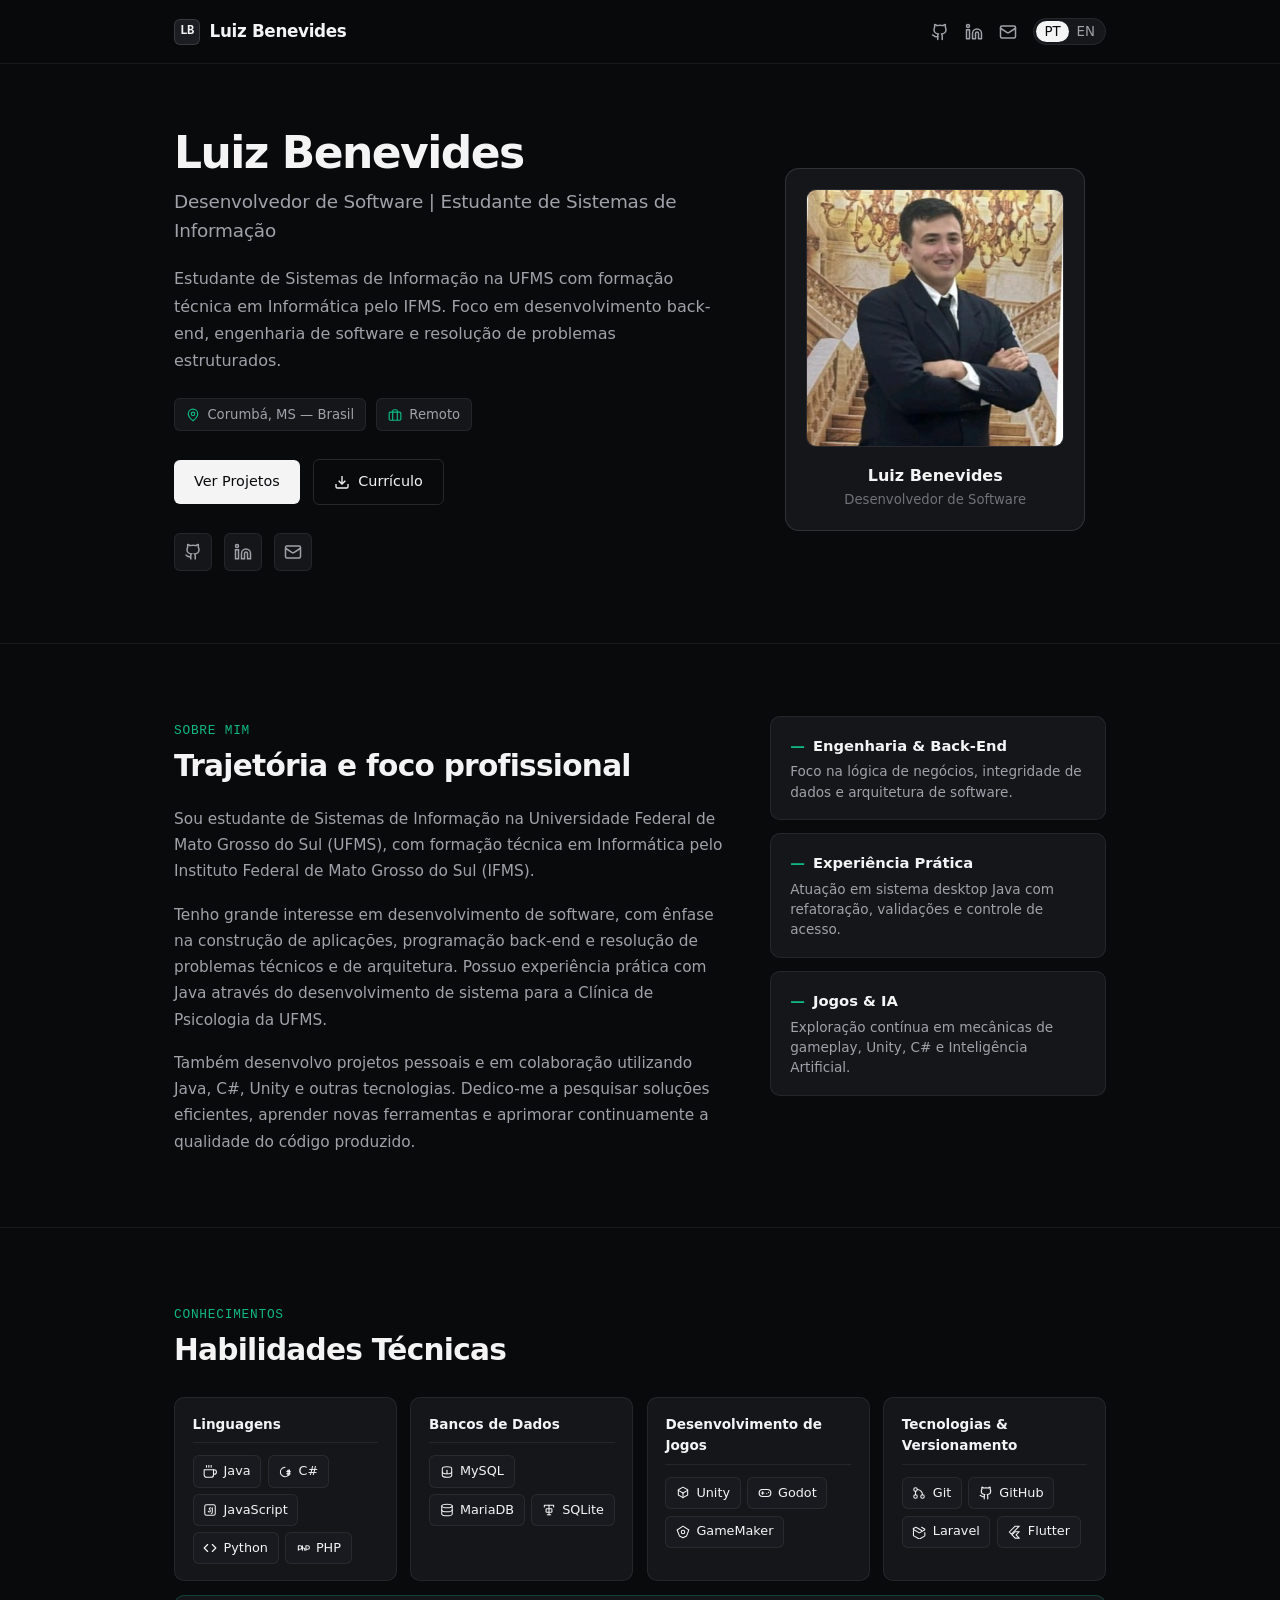
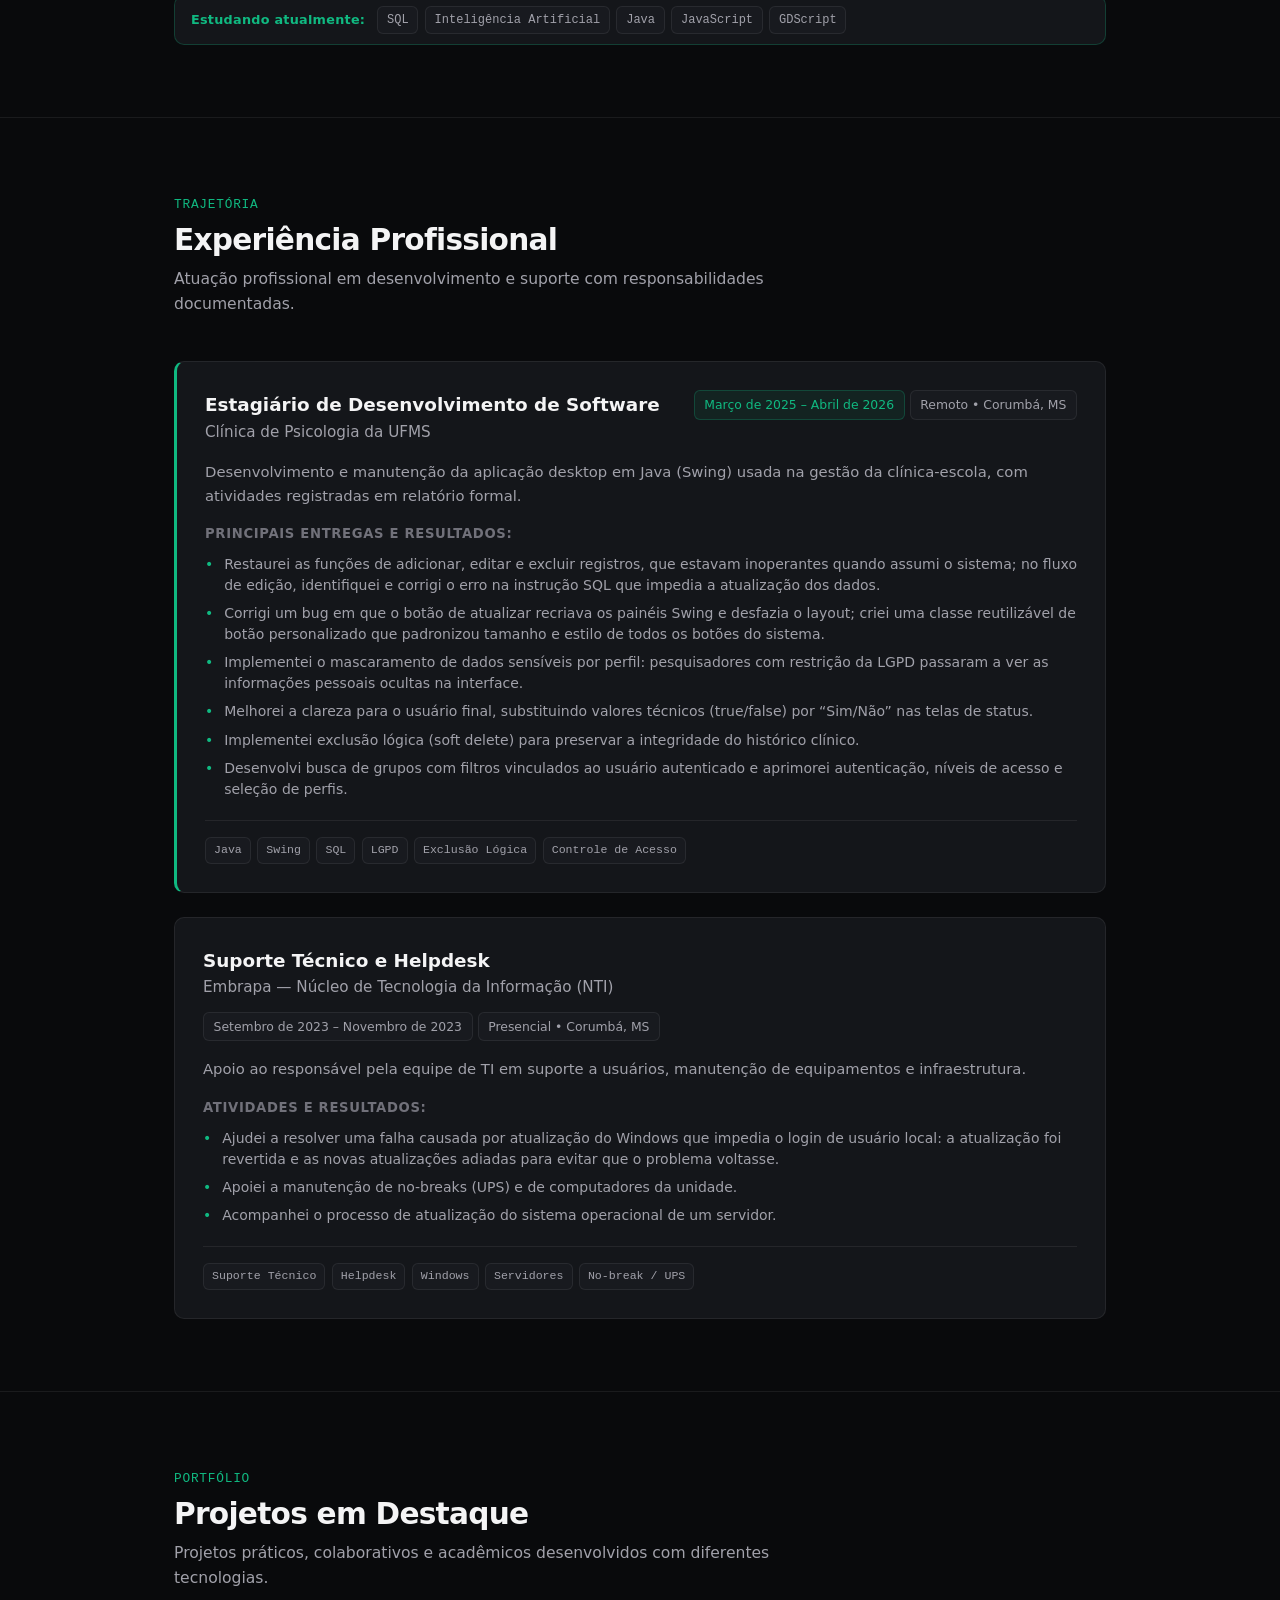
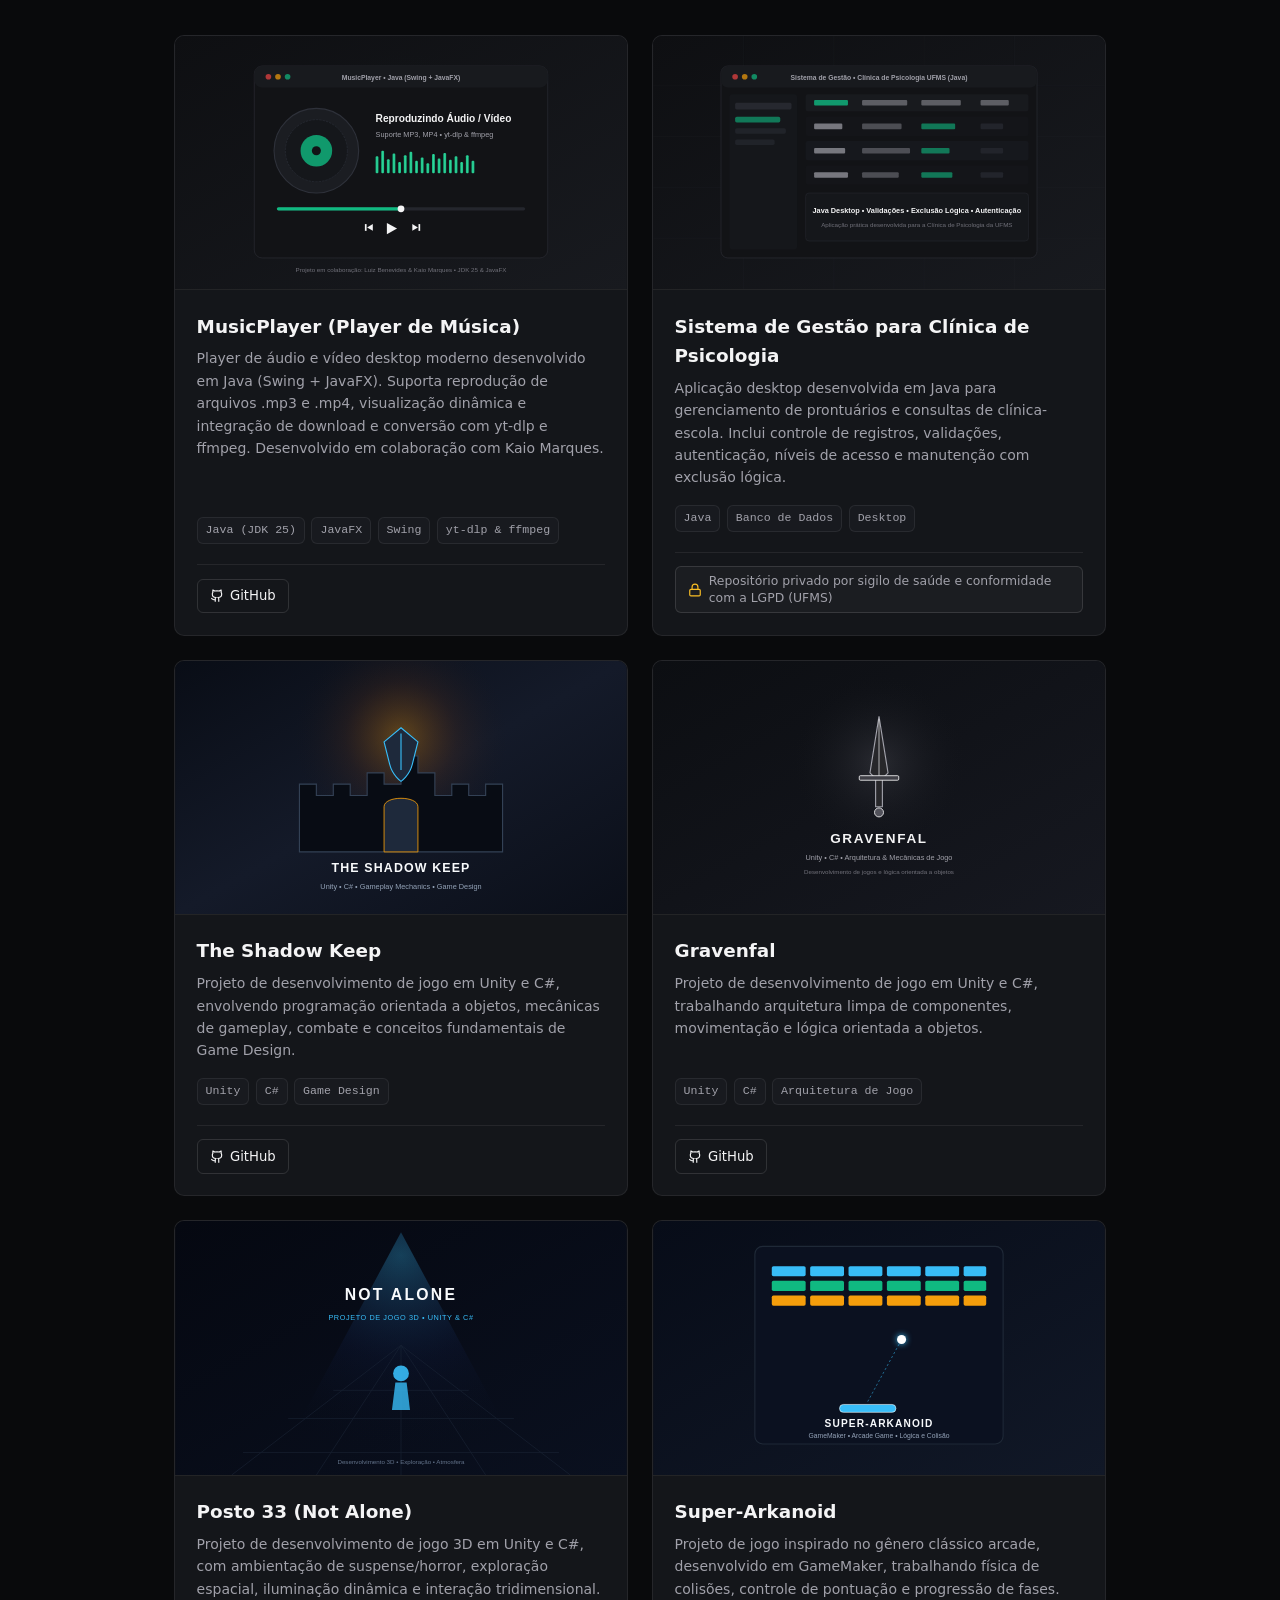
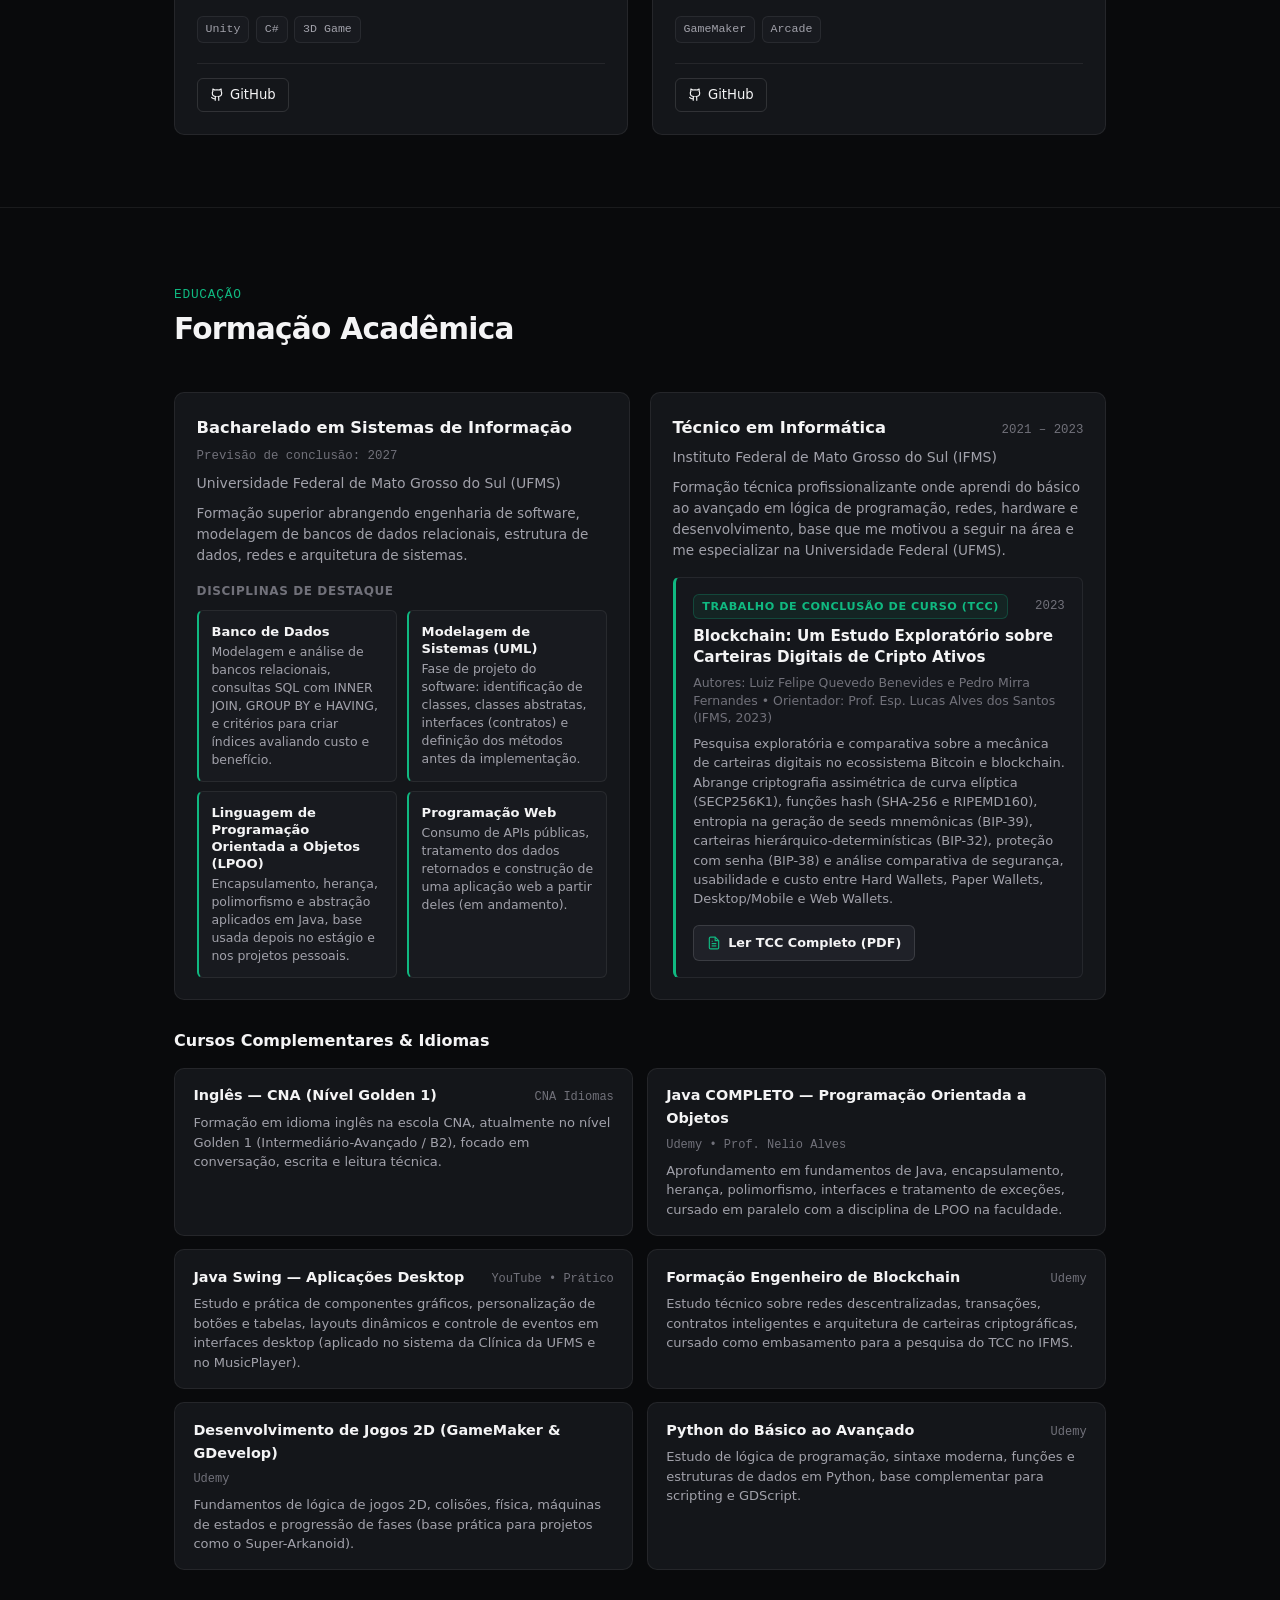
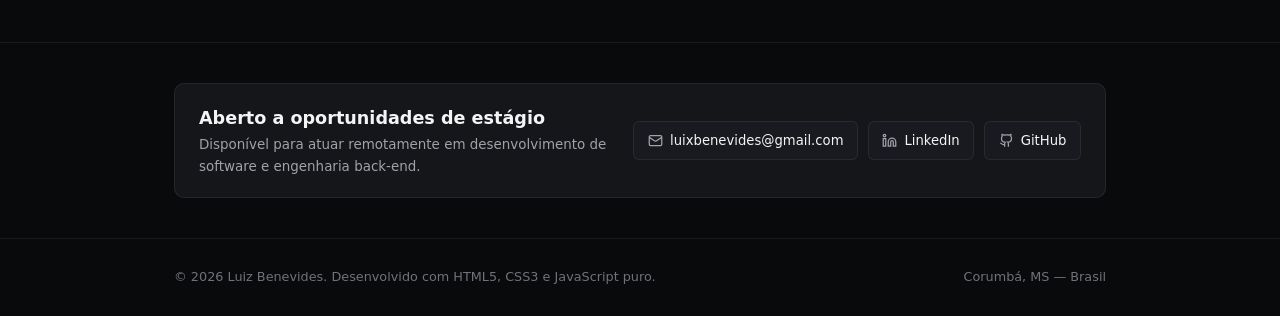
<file: index.html>
<!DOCTYPE html>
<html lang="pt-BR">
<head>
  <meta charset="UTF-8">
  <meta name="viewport" content="width=device-width, initial-scale=1.0">
  <meta name="color-scheme" content="dark">
  
  <title>Luiz Benevides | Desenvolvedor de Software | Sistemas de Informação</title>
  
  <!-- SEO & Metadados -->
  <meta name="description" content="Portfólio profissional de Luiz Benevides. Desenvolvedor de Software com preferência em Back-End e Engenharia de Software. Estudante de Sistemas de Informação (UFMS).">
  <meta name="author" content="Luiz Benevides">
  <meta name="robots" content="index, follow">
  <link rel="canonical" href="https://benevidesluiz.github.io/">

  <!-- Open Graph -->
  <meta property="og:type" content="website">
  <meta property="og:url" content="https://benevidesluiz.github.io/">
  <meta property="og:title" content="Luiz Benevides | Desenvolvedor de Software">
  <meta property="og:description" content="Portfólio profissional de Luiz Benevides. Projetos práticos em Java, Unity, C#, bancos de dados e desenvolvimento de software.">
  <meta property="og:image" content="https://benevidesluiz.github.io/assets/images/luiz-benevides.jpg">
  <meta property="og:locale" content="pt_BR">
  <meta property="og:locale:alternate" content="en_US">

  <!-- Favicon SVG -->
  <link rel="icon" type="image/svg+xml" href="assets/icons/favicon.svg">

  <!-- Estilos CSS -->
  <link rel="stylesheet" href="css/style.css?v=2">
</head>
<body>
  <!-- Link acessível para navegação por teclado -->
  <a href="#main-content" class="skip-link" data-i18n="skipLink">Pular para o conteúdo principal</a>

  <!-- =========================================================================
       Cabeçalho Minimalista
       ========================================================================= -->
  <header class="site-header">
    <div class="container nav-container">
      <a href="#inicio" class="logo" aria-label="Luiz Benevides">
        <span class="logo-symbol" aria-hidden="true">LB</span>
        <span>Luiz Benevides</span>
      </a>

      <!-- Ações Rápidas: Redes Sociais e Seletor de Idioma -->
      <div class="nav-right-actions">
        <a href="https://github.com/BenevidesLuiz" target="_blank" rel="noopener noreferrer" class="header-social-link" aria-label="GitHub de Luiz Benevides">
          <svg viewBox="0 0 24 24" fill="none" stroke="currentColor" stroke-width="2" stroke-linecap="round" stroke-linejoin="round" aria-hidden="true"><path d="M15 22v-4a4.8 4.8 0 0 0-1-3.5c3 0 6-2 6-5.5.08-1.25-.27-2.48-1-3.5.28-1.15.28-2.35 0-3.5 0 0-1 0-3 1.5-2.64-.5-5.36-.5-8 0C6 2 5 2 5 2c-.3 1.15-.3 2.35 0 3.5A5.403 5.403 0 0 0 4 9c0 3.5 3 5.5 6 5.5-.39.49-.68 1.05-.85 1.65-.17.6-.22 1.23-.15 1.85v4"></path><path d="M9 18c-4.51 2-5-2-7-2"></path></svg>
        </a>
        <a href="https://www.linkedin.com/in/luiz-felipe-quevedo-benevides-a26a342bb/" target="_blank" rel="noopener noreferrer" class="header-social-link" aria-label="LinkedIn de Luiz Benevides">
          <svg viewBox="0 0 24 24" fill="none" stroke="currentColor" stroke-width="2" stroke-linecap="round" stroke-linejoin="round" aria-hidden="true"><path d="M16 8a6 6 0 0 1 6 6v7h-4v-7a2 2 0 0 0-2-2 2 2 0 0 0-2 2v7h-4v-7a6 6 0 0 1 6-6z"></path><rect x="2" y="9" width="4" height="12"></rect><circle cx="4" cy="4" r="2"></circle></svg>
        </a>
        <a href="mailto:luixbenevides@gmail.com" class="header-social-link" aria-label="E-mail de Luiz Benevides">
          <svg viewBox="0 0 24 24" fill="none" stroke="currentColor" stroke-width="2" stroke-linecap="round" stroke-linejoin="round" aria-hidden="true"><rect width="20" height="16" x="2" y="4" rx="2"></rect><path d="m22 7-8.97 5.7a1.94 1.94 0 0 1-2.06 0L2 7"></path></svg>
        </a>

        <!-- Seletor de Idioma -->
        <div class="lang-switch" role="group" aria-label="Seleção de idioma">
          <button type="button" class="lang-btn active" data-lang="pt" aria-pressed="true">PT</button>
          <button type="button" class="lang-btn" data-lang="en" aria-pressed="false">EN</button>
        </div>
      </div>
    </div>
  </header>

  <!-- =========================================================================
       Conteúdo Principal
       ========================================================================= -->
  <main id="main-content">
    
    <!-- -----------------------------------------------------------------------
         1. Seção Apresentação (Hero)
         ----------------------------------------------------------------------- -->
    <section id="inicio" class="section hero-section">
      <div class="container">
        <div class="hero-grid">
          <div class="hero-content">
            <h1 class="hero-title">Luiz Benevides</h1>
            <p class="hero-role" data-i18n="heroRole">Desenvolvedor de Software | Estudante de Sistemas de Informação</p>

            <p class="hero-bio" data-i18n="heroBio">
              Estudante de Sistemas de Informação na UFMS com formação técnica em Informática pelo IFMS. Foco em desenvolvimento back-end, engenharia de software e resolução de problemas estruturados.
            </p>

            <!-- Metadados de Localização e Modalidade -->
            <div class="hero-chips">
              <span class="info-chip">
                <svg viewBox="0 0 24 24" fill="none" stroke="currentColor" stroke-width="2" aria-hidden="true"><path d="M20 10c0 6-8 12-8 12s-8-6-8-12a8 8 0 0 1 16 0Z"></path><circle cx="12" cy="10" r="3"></circle></svg>
                <span data-i18n="chipLocation">Corumbá, MS — Brasil</span>
              </span>
              <span class="info-chip">
                <svg viewBox="0 0 24 24" fill="none" stroke="currentColor" stroke-width="2" aria-hidden="true"><rect width="20" height="14" x="2" y="7" rx="2" ry="2"></rect><path d="M16 21V5a2 2 0 0 0-2-2h-4a2 2 0 0 0-2 2v16"></path></svg>
                <span data-i18n="chipModality">Remoto</span>
              </span>
            </div>

            <!-- Botões Principais -->
            <div class="hero-actions">
              <a href="#projetos" class="btn btn-primary" data-i18n="btnViewProjects">Ver Projetos</a>
              <!-- Botão Currículo (abre e/ou baixa direto o PDF ATS no idioma ativo) -->
              <a href="assets/docs/Luiz_Benevides_CV_PT.pdf?v=3" download="Luiz_Benevides_CV_PT.pdf" target="_blank" class="btn btn-outline" id="download-cv-btn" aria-label="Abrir e baixar Currículo em PDF">
                <svg class="btn-icon" viewBox="0 0 24 24" fill="none" stroke="currentColor" stroke-width="2" aria-hidden="true"><path d="M21 15v4a2 2 0 0 1-2 2H5a2 2 0 0 1-2-2v-4"></path><polyline points="7 10 12 15 17 10"></polyline><line x1="12" y1="15" x2="12" y2="3"></line></svg>
                <span data-i18n="btnCV">Currículo</span>
              </a>
            </div>

            <!-- Links Rápidos de Redes Sociais no Hero -->
            <div class="hero-socials">
              <a href="https://github.com/BenevidesLuiz" target="_blank" rel="noopener noreferrer" class="social-link" aria-label="GitHub de Luiz Benevides">
                <svg viewBox="0 0 24 24" fill="none" stroke="currentColor" stroke-width="2" aria-hidden="true"><path d="M15 22v-4a4.8 4.8 0 0 0-1-3.5c3 0 6-2 6-5.5.08-1.25-.27-2.48-1-3.5.28-1.15.28-2.35 0-3.5 0 0-1 0-3 1.5-2.64-.5-5.36-.5-8 0C6 2 5 2 5 2c-.3 1.15-.3 2.35 0 3.5A5.403 5.403 0 0 0 4 9c0 3.5 3 5.5 6 5.5-.39.49-.68 1.05-.85 1.65-.17.6-.22 1.23-.15 1.85v4"></path><path d="M9 18c-4.51 2-5-2-7-2"></path></svg>
              </a>
              <a href="https://www.linkedin.com/in/luiz-felipe-quevedo-benevides-a26a342bb/" target="_blank" rel="noopener noreferrer" class="social-link" aria-label="LinkedIn de Luiz Benevides">
                <svg viewBox="0 0 24 24" fill="none" stroke="currentColor" stroke-width="2" aria-hidden="true"><path d="M16 8a6 6 0 0 1 6 6v7h-4v-7a2 2 0 0 0-2-2 2 2 0 0 0-2 2v7h-4v-7a6 6 0 0 1 6-6z"></path><rect x="2" y="9" width="4" height="12"></rect><circle cx="4" cy="4" r="2"></circle></svg>
              </a>
              <a href="mailto:luixbenevides@gmail.com" class="social-link" aria-label="Enviar e-mail para luixbenevides@gmail.com">
                <svg viewBox="0 0 24 24" fill="none" stroke="currentColor" stroke-width="2" aria-hidden="true"><rect width="20" height="16" x="2" y="4" rx="2"></rect><path d="m22 7-8.97 5.7a1.94 1.94 0 0 1-2.06 0L2 7"></path></svg>
              </a>
            </div>
          </div>

          <!-- Moldura com a Foto Real de Luiz Benevides -->
          <div class="hero-visual">
            <div class="hero-photo-card">
              <div class="hero-photo-frame">
                <img src="assets/images/luiz-benevides.jpg" alt="Foto de perfil de Luiz Benevides" class="hero-avatar-img" width="300" height="300" loading="eager">
              </div>
              <div class="hero-photo-info">
                <p class="hero-photo-name">Luiz Benevides</p>
                <p class="hero-photo-sub" data-i18n="avatarCaption">Desenvolvedor de Software</p>
              </div>
            </div>
          </div>
        </div>
      </div>
    </section>

    <!-- -----------------------------------------------------------------------
         2. Seção Sobre Mim
         ----------------------------------------------------------------------- -->
    <section id="sobre" class="section section-divider">
      <div class="container">
        <div class="about-grid">
          <div class="about-text">
            <header class="section-header about-header">
              <span class="section-tag" data-i18n="aboutTag">Sobre mim</span>
              <h2 class="section-title" data-i18n="aboutTitle">Trajetória e foco profissional</h2>
            </header>
            <p data-i18n="aboutP1">
              Sou estudante de Sistemas de Informação na Universidade Federal de Mato Grosso do Sul (UFMS), com formação técnica em Informática pelo Instituto Federal de Mato Grosso do Sul (IFMS).
            </p>
            <p data-i18n="aboutP2">
              Tenho grande interesse em desenvolvimento de software, com ênfase na construção de aplicações, programação back-end e resolução de problemas técnicos e de arquitetura. Possuo experiência prática com Java através do desenvolvimento de sistema para a Clínica de Psicologia da UFMS.
            </p>
            <p data-i18n="aboutP3">
              Também desenvolvo projetos pessoais e em colaboração utilizando Java, C#, Unity e outras tecnologias. Dedico-me a pesquisar soluções eficientes, aprender novas ferramentas e aprimorar continuamente a qualidade do código produzido.
            </p>
          </div>

          <div class="about-highlights">
            <div class="highlight-box">
              <h3 class="highlight-title" data-i18n="pillar1Title">Engenharia &amp; Back-End</h3>
              <p class="highlight-desc" data-i18n="pillar1Desc">
                Foco na lógica de negócios, integridade de dados e arquitetura de software.
              </p>
            </div>

            <div class="highlight-box">
              <h3 class="highlight-title" data-i18n="pillar2Title">Experiência Prática</h3>
              <p class="highlight-desc" data-i18n="pillar2Desc">
                Atuação em sistema desktop Java com refatoração, validações e controle de acesso.
              </p>
            </div>

            <div class="highlight-box">
              <h3 class="highlight-title" data-i18n="pillar3Title">Jogos &amp; IA</h3>
              <p class="highlight-desc" data-i18n="pillar3Desc">
                Exploração contínua em mecânicas de gameplay, Unity, C# e Inteligência Artificial.
              </p>
            </div>
          </div>
        </div>
      </div>
    </section>

    <!-- -----------------------------------------------------------------------
         3. Seção Habilidades Técnicas (Compacta e Equilibrada)
         ----------------------------------------------------------------------- -->
    <section id="habilidades" class="section section-divider">
      <div class="container">
        <header class="section-header skills-header">
          <span class="section-tag" data-i18n="skillsTag">Conhecimentos</span>
          <h2 class="section-title" data-i18n="skillsTitle">Habilidades Técnicas</h2>
        </header>

        <div class="skills-grid">
          <!-- Linguagens -->
          <article class="skill-category-card">
            <h3 class="skill-category-title" data-i18n="skillsCatLanguages">Linguagens</h3>
            <ul class="skill-badges">
              <li class="skill-badge">
                <img src="assets/icons/java.svg" alt="" class="skill-icon" aria-hidden="true">
                <span>Java</span>
              </li>
              <li class="skill-badge">
                <img src="assets/icons/csharp.svg" alt="" class="skill-icon" aria-hidden="true">
                <span>C#</span>
              </li>
              <li class="skill-badge">
                <img src="assets/icons/javascript.svg" alt="" class="skill-icon" aria-hidden="true">
                <span>JavaScript</span>
              </li>
              <li class="skill-badge">
                <img src="assets/icons/code.svg" alt="" class="skill-icon" aria-hidden="true">
                <span>Python</span>
              </li>
              <li class="skill-badge">
                <img src="assets/icons/php.svg" alt="" class="skill-icon" aria-hidden="true">
                <span>PHP</span>
              </li>
            </ul>
          </article>

          <!-- Bancos de Dados -->
          <article class="skill-category-card">
            <h3 class="skill-category-title" data-i18n="skillsCatDatabases">Bancos de Dados</h3>
            <ul class="skill-badges">
              <li class="skill-badge">
                <img src="assets/icons/mysql.svg" alt="" class="skill-icon" aria-hidden="true">
                <span>MySQL</span>
              </li>
              <li class="skill-badge">
                <img src="assets/icons/mariadb.svg" alt="" class="skill-icon" aria-hidden="true">
                <span>MariaDB</span>
              </li>
              <li class="skill-badge">
                <img src="assets/icons/sqlite.svg" alt="" class="skill-icon" aria-hidden="true">
                <span>SQLite</span>
              </li>
            </ul>
          </article>

          <!-- Desenvolvimento de Jogos -->
          <article class="skill-category-card">
            <h3 class="skill-category-title" data-i18n="skillsCatGameDev">Desenvolvimento de Jogos</h3>
            <ul class="skill-badges">
              <li class="skill-badge">
                <img src="assets/icons/unity.svg" alt="" class="skill-icon" aria-hidden="true">
                <span>Unity</span>
              </li>
              <li class="skill-badge">
                <img src="assets/icons/gamepad.svg" alt="" class="skill-icon" aria-hidden="true">
                <span>Godot</span>
              </li>
              <li class="skill-badge">
                <img src="assets/icons/gamemaker.svg" alt="" class="skill-icon" aria-hidden="true">
                <span>GameMaker</span>
              </li>
            </ul>
          </article>

          <!-- Tecnologias & Versionamento -->
          <article class="skill-category-card">
            <h3 class="skill-category-title" data-i18n="skillsCatAdditional">Tecnologias &amp; Versionamento</h3>
            <ul class="skill-badges">
              <li class="skill-badge">
                <img src="assets/icons/git.svg" alt="" class="skill-icon" aria-hidden="true">
                <span>Git</span>
              </li>
              <li class="skill-badge">
                <img src="assets/icons/github.svg" alt="" class="skill-icon" aria-hidden="true">
                <span>GitHub</span>
              </li>
              <li class="skill-badge">
                <img src="assets/icons/laravel.svg" alt="" class="skill-icon" aria-hidden="true">
                <span>Laravel</span>
              </li>
              <li class="skill-badge">
                <img src="assets/icons/flutter.svg" alt="" class="skill-icon" aria-hidden="true">
                <span>Flutter</span>
              </li>
            </ul>
          </article>
        </div>

        <!-- Barra compacta "Estudando Atualmente" -->
        <div class="learning-strip">
          <span class="learning-strip-label" data-i18n="skillsCatLearning">Estudando atualmente:</span>
          <ul class="learning-strip-tags">
            <li class="learning-pill">SQL</li>
            <li class="learning-pill" data-i18n="skillAI">Inteligência Artificial</li>
            <li class="learning-pill">Java</li>
            <li class="learning-pill">JavaScript</li>
            <li class="learning-pill">GDScript</li>
          </ul>
        </div>
      </div>
    </section>

    <!-- -----------------------------------------------------------------------
         4. Seção Experiência Profissional
         ----------------------------------------------------------------------- -->
    <section id="experiencia" class="section section-divider">
      <div class="container">
        <header class="section-header">
          <span class="section-tag" data-i18n="expTag">Trajetória</span>
          <h2 class="section-title" data-i18n="expTitle">Experiência Profissional</h2>
          <p class="section-desc" data-i18n="expDesc">
            Atuação profissional em desenvolvimento e suporte com responsabilidades documentadas.
          </p>
        </header>

        <div class="experience-list">
          
          <!-- Experiência 1: Clínica de Psicologia da UFMS -->
          <article class="experience-card featured">
            <header class="exp-header">
              <div>
                <h3 class="exp-role-title" data-i18n="expPsicoTitle">Estagiário de Desenvolvimento de Software</h3>
                <p class="exp-company" data-i18n="expPsicoCompany">Clínica de Psicologia da UFMS</p>
              </div>
              <div class="exp-meta">
                <span class="exp-badge status-active" data-i18n="expPsicoPeriod">Março de 2025 – Abril de 2026</span>
                <span class="exp-badge" data-i18n="expPsicoBadge">Remoto • Corumbá, MS</span>
              </div>
            </header>

            <p class="exp-desc" data-i18n="expPsicoDesc">
              Desenvolvimento e manutenção da aplicação desktop em Java (Swing) usada na gestão da clínica-escola, com atividades registradas em relatório formal.
            </p>

            <h4 class="exp-tasks-title" data-i18n="expPsicoTasksTitle">Principais Entregas e Resultados:</h4>
            <ul class="exp-tasks-list">
              <li class="exp-task-item" data-i18n="expPsicoTask1">Restaurei as funções de adicionar, editar e excluir registros, que estavam inoperantes quando assumi o sistema; no fluxo de edição, identifiquei e corrigi o erro na instrução SQL que impedia a atualização dos dados.</li>
              <li class="exp-task-item" data-i18n="expPsicoTask2">Corrigi um bug em que o botão de atualizar recriava os painéis Swing e desfazia o layout; criei uma classe reutilizável de botão personalizado que padronizou tamanho e estilo de todos os botões do sistema.</li>
              <li class="exp-task-item" data-i18n="expPsicoTask3">Implementei o mascaramento de dados sensíveis por perfil: pesquisadores com restrição da LGPD passaram a ver as informações pessoais ocultas na interface.</li>
              <li class="exp-task-item" data-i18n="expPsicoTask4">Melhorei a clareza para o usuário final, substituindo valores técnicos (true/false) por “Sim/Não” nas telas de status.</li>
              <li class="exp-task-item" data-i18n="expPsicoTask5">Implementei exclusão lógica (soft delete) para preservar a integridade do histórico clínico.</li>
              <li class="exp-task-item" data-i18n="expPsicoTask6">Desenvolvi busca de grupos com filtros vinculados ao usuário autenticado e aprimorei autenticação, níveis de acesso e seleção de perfis.</li>
            </ul>

            <footer class="exp-footer-tags">
              <span class="exp-tag">Java</span>
              <span class="exp-tag">Swing</span>
              <span class="exp-tag">SQL</span>
              <span class="exp-tag">LGPD</span>
              <span class="exp-tag">Exclusão Lógica</span>
              <span class="exp-tag">Controle de Acesso</span>
            </footer>
          </article>

          <!-- Experiência 2: Embrapa NTI (Período: 09/2023 a 11/2023) -->
          <article class="experience-card">
            <header class="exp-header">
              <div>
                <h3 class="exp-role-title" data-i18n="expEmbrapaTitle">Suporte Técnico e Helpdesk</h3>
                <p class="exp-company" data-i18n="expEmbrapaCompany">Embrapa — Núcleo de Tecnologia da Informação (NTI)</p>
              </div>
              <div class="exp-meta">
                <span class="exp-badge" data-i18n="expEmbrapaPeriod">Setembro de 2023 – Novembro de 2023</span>
                <span class="exp-badge" data-i18n="expEmbrapaBadge">Presencial • Corumbá, MS</span>
              </div>
            </header>

            <p class="exp-desc" data-i18n="expEmbrapaDesc">
              Apoio ao responsável pela equipe de TI em suporte a usuários, manutenção de equipamentos e infraestrutura.
            </p>

            <h4 class="exp-tasks-title" data-i18n="expEmbrapaTasksTitle">Atividades e Resultados:</h4>
            <ul class="exp-tasks-list">
              <li class="exp-task-item" data-i18n="expEmbrapaTask1">Ajudei a resolver uma falha causada por atualização do Windows que impedia o login de usuário local: a atualização foi revertida e as novas atualizações adiadas para evitar que o problema voltasse.</li>
              <li class="exp-task-item" data-i18n="expEmbrapaTask2">Apoiei a manutenção de no-breaks (UPS) e de computadores da unidade.</li>
              <li class="exp-task-item" data-i18n="expEmbrapaTask3">Acompanhei o processo de atualização do sistema operacional de um servidor.</li>
            </ul>

            <footer class="exp-footer-tags">
              <span class="exp-tag">Suporte Técnico</span>
              <span class="exp-tag">Helpdesk</span>
              <span class="exp-tag">Windows</span>
              <span class="exp-tag">Servidores</span>
              <span class="exp-tag">No-break / UPS</span>
            </footer>
          </article>

        </div>
      </div>
    </section>

    <!-- -----------------------------------------------------------------------
         5. Seção Projetos (Cartões Individuais)
         ----------------------------------------------------------------------- -->
    <section id="projetos" class="section section-divider">
      <div class="container">
        <header class="section-header">
          <span class="section-tag" data-i18n="projectsTag">Portfólio</span>
          <h2 class="section-title" data-i18n="projectsTitle">Projetos em Destaque</h2>
          <p class="section-desc" data-i18n="projectsDesc">
            Projetos práticos, colaborativos e acadêmicos desenvolvidos com diferentes tecnologias.
          </p>
        </header>

        <div class="projects-grid">
          
          <!-- Projeto 1: MusicPlayer (Player de Música e Vídeo) -->
          <article class="project-card">
            <div class="project-media-wrap">
              <img src="assets/images/projects/player-musica.svg" alt="Preview da interface do MusicPlayer" class="project-img" width="800" height="450" loading="lazy">
            </div>
            <div class="project-body">
              <h3 class="project-title" data-i18n="projectMusicTitle">MusicPlayer (Player de Música)</h3>
              <p class="project-desc" data-i18n="projectMusicDesc">
                Player de áudio e vídeo desktop moderno desenvolvido em Java (Swing + JavaFX). Suporta reprodução de arquivos .mp3 e .mp4, visualização dinâmica e integração de download e conversão com yt-dlp e ffmpeg. Desenvolvido em colaboração com Kaio Marques.
              </p>
              <div class="project-techs">
                <span class="tech-tag">Java (JDK 25)</span>
                <span class="tech-tag">JavaFX</span>
                <span class="tech-tag">Swing</span>
                <span class="tech-tag">yt-dlp &amp; ffmpeg</span>
              </div>
              <div class="project-actions">
                <a href="https://github.com/BenevidesLuiz/Player-de-Musica" target="_blank" rel="noopener noreferrer" class="project-link-btn" aria-label="Acessar repositório do MusicPlayer no GitHub">
                  <svg viewBox="0 0 24 24" fill="none" stroke="currentColor" stroke-width="2" aria-hidden="true"><path d="M15 22v-4a4.8 4.8 0 0 0-1-3.5c3 0 6-2 6-5.5.08-1.25-.27-2.48-1-3.5.28-1.15.28-2.35 0-3.5 0 0-1 0-3 1.5-2.64-.5-5.36-.5-8 0C6 2 5 2 5 2c-.3 1.15-.3 2.35 0 3.5A5.403 5.403 0 0 0 4 9c0 3.5 3 5.5 6 5.5-.39.49-.68 1.05-.85 1.65-.17.6-.22 1.23-.15 1.85v4"></path><path d="M9 18c-4.51 2-5-2-7-2"></path></svg>
                  <span data-i18n="btnSourceCode">GitHub</span>
                </a>
              </div>
            </div>
          </article>

          <!-- Projeto 2: Sistema de Gestão para Clínica de Psicologia (Privado LGPD) -->
          <article class="project-card">
            <div class="project-media-wrap">
              <img src="assets/images/projects/clinica-psicologia.svg" alt="Preview da interface do Sistema de Gestão para Clínica de Psicologia" class="project-img" width="800" height="450" loading="lazy">
            </div>
            <div class="project-body">
              <h3 class="project-title" data-i18n="projectPsicoTitle">Sistema de Gestão para Clínica de Psicologia</h3>
              <p class="project-desc" data-i18n="projectPsicoDesc">
                Aplicação desktop desenvolvida em Java para gerenciamento de prontuários e consultas de clínica-escola. Inclui controle de registros, validações, autenticação, níveis de acesso e manutenção com exclusão lógica.
              </p>
              <div class="project-techs">
                <span class="tech-tag">Java</span>
                <span class="tech-tag">Banco de Dados</span>
                <span class="tech-tag">Desktop</span>
              </div>
              <div class="project-actions">
                <!-- Informação transparente de confidencialidade/LGPD -->
                <span class="project-private-badge">
                  <svg viewBox="0 0 24 24" fill="none" stroke="currentColor" stroke-width="2" aria-hidden="true"><rect width="18" height="11" x="3" y="11" rx="2" ry="2"></rect><path d="M7 11V7a5 5 0 0 1 10 0v4"></path></svg>
                  <span data-i18n="projectPsicoPrivate">Repositório privado por sigilo de saúde e conformidade com a LGPD (UFMS)</span>
                </span>
              </div>
            </div>
          </article>

          <!-- Projeto 3: The Shadow Keep -->
          <article class="project-card">
            <div class="project-media-wrap">
              <img src="assets/images/projects/shadow-keep.svg" alt="Preview de The Shadow Keep" class="project-img" width="800" height="450" loading="lazy">
            </div>
            <div class="project-body">
              <h3 class="project-title" data-i18n="projectSkTitle">The Shadow Keep</h3>
              <p class="project-desc" data-i18n="projectSkDesc">
                Projeto de desenvolvimento de jogo em Unity e C#, envolvendo programação orientada a objetos, mecânicas de gameplay, combate e conceitos fundamentais de Game Design.
              </p>
              <div class="project-techs">
                <span class="tech-tag">Unity</span>
                <span class="tech-tag">C#</span>
                <span class="tech-tag">Game Design</span>
              </div>
              <div class="project-actions">
                <a href="https://github.com/BenevidesLuiz/The-Shadow-Keep" target="_blank" rel="noopener noreferrer" class="project-link-btn" aria-label="Acessar repositório The Shadow Keep no GitHub">
                  <svg viewBox="0 0 24 24" fill="none" stroke="currentColor" stroke-width="2" aria-hidden="true"><path d="M15 22v-4a4.8 4.8 0 0 0-1-3.5c3 0 6-2 6-5.5.08-1.25-.27-2.48-1-3.5.28-1.15.28-2.35 0-3.5 0 0-1 0-3 1.5-2.64-.5-5.36-.5-8 0C6 2 5 2 5 2c-.3 1.15-.3 2.35 0 3.5A5.403 5.403 0 0 0 4 9c0 3.5 3 5.5 6 5.5-.39.49-.68 1.05-.85 1.65-.17.6-.22 1.23-.15 1.85v4"></path><path d="M9 18c-4.51 2-5-2-7-2"></path></svg>
                  <span data-i18n="btnSourceCode">GitHub</span>
                </a>
              </div>
            </div>
          </article>

          <!-- Projeto 4: Gravenfal -->
          <article class="project-card">
            <div class="project-media-wrap">
              <img src="assets/images/projects/gravenfal.svg" alt="Preview de Gravenfal" class="project-img" width="800" height="450" loading="lazy">
            </div>
            <div class="project-body">
              <h3 class="project-title" data-i18n="projectGravenfalTitle">Gravenfal</h3>
              <p class="project-desc" data-i18n="projectGravenfalDesc">
                Projeto de desenvolvimento de jogo em Unity e C#, trabalhando arquitetura limpa de componentes, movimentação e lógica orientada a objetos.
              </p>
              <div class="project-techs">
                <span class="tech-tag">Unity</span>
                <span class="tech-tag">C#</span>
                <span class="tech-tag">Arquitetura de Jogo</span>
              </div>
              <div class="project-actions">
                <a href="https://github.com/BenevidesLuiz/Gravenfal" target="_blank" rel="noopener noreferrer" class="project-link-btn" aria-label="Acessar repositório Gravenfal no GitHub">
                  <svg viewBox="0 0 24 24" fill="none" stroke="currentColor" stroke-width="2" aria-hidden="true"><path d="M15 22v-4a4.8 4.8 0 0 0-1-3.5c3 0 6-2 6-5.5.08-1.25-.27-2.48-1-3.5.28-1.15.28-2.35 0-3.5 0 0-1 0-3 1.5-2.64-.5-5.36-.5-8 0C6 2 5 2 5 2c-.3 1.15-.3 2.35 0 3.5A5.403 5.403 0 0 0 4 9c0 3.5 3 5.5 6 5.5-.39.49-.68 1.05-.85 1.65-.17.6-.22 1.23-.15 1.85v4"></path><path d="M9 18c-4.51 2-5-2-7-2"></path></svg>
                  <span data-i18n="btnSourceCode">GitHub</span>
                </a>
              </div>
            </div>
          </article>

          <!-- Projeto 5: Posto 33 (Not Alone) -->
          <article class="project-card">
            <div class="project-media-wrap">
              <img src="assets/images/projects/not-alone.svg" alt="Preview do jogo 3D Posto 33" class="project-img" width="800" height="450" loading="lazy">
            </div>
            <div class="project-body">
              <h3 class="project-title" data-i18n="projectNaTitle">Posto 33 (Not Alone)</h3>
              <p class="project-desc" data-i18n="projectNaDesc">
                Projeto de desenvolvimento de jogo 3D em Unity e C#, com ambientação de suspense/horror, exploração espacial, iluminação dinâmica e interação tridimensional.
              </p>
              <div class="project-techs">
                <span class="tech-tag">Unity</span>
                <span class="tech-tag">C#</span>
                <span class="tech-tag">3D Game</span>
              </div>
              <div class="project-actions">
                <a href="https://github.com/KaioMarquesdeAlmeida/Posto-33-horror" target="_blank" rel="noopener noreferrer" class="project-link-btn" aria-label="Acessar repositório Posto-33-horror no GitHub">
                  <svg viewBox="0 0 24 24" fill="none" stroke="currentColor" stroke-width="2" aria-hidden="true"><path d="M15 22v-4a4.8 4.8 0 0 0-1-3.5c3 0 6-2 6-5.5.08-1.25-.27-2.48-1-3.5.28-1.15.28-2.35 0-3.5 0 0-1 0-3 1.5-2.64-.5-5.36-.5-8 0C6 2 5 2 5 2c-.3 1.15-.3 2.35 0 3.5A5.403 5.403 0 0 0 4 9c0 3.5 3 5.5 6 5.5-.39.49-.68 1.05-.85 1.65-.17.6-.22 1.23-.15 1.85v4"></path><path d="M9 18c-4.51 2-5-2-7-2"></path></svg>
                  <span data-i18n="btnSourceCode">GitHub</span>
                </a>
              </div>
            </div>
          </article>

          <!-- Projeto 6: Super-Arkanoid -->
          <article class="project-card">
            <div class="project-media-wrap">
              <img src="assets/images/projects/super-arkanoid.svg" alt="Preview do jogo Super-Arkanoid" class="project-img" width="800" height="450" loading="lazy">
            </div>
            <div class="project-body">
              <h3 class="project-title" data-i18n="projectArkTitle">Super-Arkanoid</h3>
              <p class="project-desc" data-i18n="projectArkDesc">
                Projeto de jogo inspirado no gênero clássico arcade, desenvolvido em GameMaker, trabalhando física de colisões, controle de pontuação e progressão de fases.
              </p>
              <div class="project-techs">
                <span class="tech-tag">GameMaker</span>
                <span class="tech-tag">Arcade</span>
              </div>
              <div class="project-actions">
                <a href="https://github.com/BenevidesLuiz/Super-Arkanoid" target="_blank" rel="noopener noreferrer" class="project-link-btn" aria-label="Acessar repositório do Super-Arkanoid no GitHub">
                  <svg viewBox="0 0 24 24" fill="none" stroke="currentColor" stroke-width="2" aria-hidden="true"><path d="M15 22v-4a4.8 4.8 0 0 0-1-3.5c3 0 6-2 6-5.5.08-1.25-.27-2.48-1-3.5.28-1.15.28-2.35 0-3.5 0 0-1 0-3 1.5-2.64-.5-5.36-.5-8 0C6 2 5 2 5 2c-.3 1.15-.3 2.35 0 3.5A5.403 5.403 0 0 0 4 9c0 3.5 3 5.5 6 5.5-.39.49-.68 1.05-.85 1.65-.17.6-.22 1.23-.15 1.85v4"></path><path d="M9 18c-4.51 2-5-2-7-2"></path></svg>
                  <span data-i18n="btnSourceCode">GitHub</span>
                </a>
              </div>
            </div>
          </article>

        </div>
      </div>
    </section>

    <!-- -----------------------------------------------------------------------
         6. Seção Formação Acadêmica (Clean e Direta)
         ----------------------------------------------------------------------- -->
    <section id="formacao" class="section section-divider">
      <div class="container">
        <header class="section-header">
          <span class="section-tag" data-i18n="eduTag">Educação</span>
          <h2 class="section-title" data-i18n="eduTitle">Formação Acadêmica</h2>
        </header>

        <div class="education-list">
          <article class="education-item">
            <div class="edu-item-header">
              <h3 class="edu-degree" data-i18n="eduBsiTitle">Bacharelado em Sistemas de Informação</h3>
              <span class="edu-period-tag" data-i18n="eduBsiPeriod">Previsão de conclusão: 2027</span>
            </div>
            <p class="edu-institution" data-i18n="eduBsiInstitution">Universidade Federal de Mato Grosso do Sul (UFMS)</p>
            <p class="edu-desc" data-i18n="eduBsiDesc">
              Formação superior abrangendo engenharia de software, modelagem de bancos de dados relacionais, estrutura de dados, redes e arquitetura de sistemas.
            </p>

            <h4 class="edu-subjects-title" data-i18n="eduSubjectsTitle">Disciplinas de destaque</h4>
            <ul class="edu-subjects">
              <li class="edu-subject">
                <strong data-i18n="eduSubDbName">Banco de Dados</strong>
                <span data-i18n="eduSubDbDesc">Modelagem e análise de bancos relacionais, consultas SQL com INNER JOIN, GROUP BY e HAVING, e critérios para criar índices avaliando custo e benefício.</span>
              </li>
              <li class="edu-subject">
                <strong data-i18n="eduSubUmlName">Modelagem de Sistemas (UML)</strong>
                <span data-i18n="eduSubUmlDesc">Fase de projeto do software: identificação de classes, classes abstratas, interfaces (contratos) e definição dos métodos antes da implementação.</span>
              </li>
              <li class="edu-subject">
                <strong data-i18n="eduSubPooName">Linguagem de Programação Orientada a Objetos (LPOO)</strong>
                <span data-i18n="eduSubPooDesc">Encapsulamento, herança, polimorfismo e abstração aplicados em Java, base usada depois no estágio e nos projetos pessoais.</span>
              </li>
              <li class="edu-subject">
                <strong data-i18n="eduSubWebName">Programação Web</strong>
                <span data-i18n="eduSubWebDesc">Consumo de APIs públicas, tratamento dos dados retornados e construção de uma aplicação web a partir deles (em andamento).</span>
              </li>
            </ul>
          </article>

          <article class="education-item">
            <div class="edu-item-header">
              <h3 class="edu-degree" data-i18n="eduTecTitle">Técnico em Informática</h3>
              <span class="edu-period-tag" data-i18n="eduTecPeriod">2021 – 2023</span>
            </div>
            <p class="edu-institution" data-i18n="eduTecInstitution">Instituto Federal de Mato Grosso do Sul (IFMS)</p>
            <p class="edu-desc" data-i18n="eduTecDesc">
              Formação técnica profissionalizante onde aprendi do básico ao avançado em lógica de programação, redes, hardware e desenvolvimento, base que me motivou a seguir na área e ingressar na Universidade Federal (UFMS).
            </p>

            <!-- TCC em Destaque no IFMS -->
            <div class="tcc-highlight-card">
              <div class="tcc-header">
                <span class="tcc-badge" data-i18n="tccBadge">Trabalho de Conclusão de Curso (TCC)</span>
                <span class="tcc-year">2023</span>
              </div>
              <h4 class="tcc-title" data-i18n="tccTitle">Blockchain: Um Estudo Exploratório sobre Carteiras Digitais de Cripto Ativos</h4>
              <p class="tcc-meta" data-i18n="tccMeta">Autores: Luiz Felipe Quevedo Benevides e Pedro Mirra Fernandes • Orientador: Prof. Esp. Lucas Alves dos Santos</p>
              <p class="tcc-desc" data-i18n="tccDesc">
                Pesquisa exploratória e comparativa sobre a mecânica de carteiras digitais no ecossistema Bitcoin e blockchain. Abrange criptografia assimétrica de curva elíptica (SECP256K1), funções hash (SHA-256 e RIPEMD160), entropia na geração de seeds mnemônicas (BIP-39), carteiras hierárquico-determinísticas (BIP-32), proteção com senha (BIP-38) e análise comparativa de segurança, usabilidade e custo entre Hard Wallets, Paper Wallets, Desktop/Mobile e Web Wallets.
              </p>
              <div class="tcc-actions">
                <a href="assets/docs/tcc-blockchain-carteiras-digitais.pdf" target="_blank" rel="noopener noreferrer" class="tcc-btn" aria-label="Abrir e ler o TCC completo em PDF">
                  <svg viewBox="0 0 24 24" fill="none" stroke="currentColor" stroke-width="2" aria-hidden="true"><path d="M14 2H6a2 2 0 0 0-2 2v16a2 2 0 0 0 2 2h12a2 2 0 0 0 2-2V8z"></path><polyline points="14 2 14 8 20 8"></polyline><line x1="16" y1="13" x2="8" y2="13"></line><line x1="16" y1="17" x2="8" y2="17"></line><polyline points="10 9 9 9 8 9"></polyline></svg>
                  <span data-i18n="tccBtnText">Ler TCC Completo (PDF)</span>
                </a>
              </div>
            </div>
          </article>
        </div>

        <!-- Cursos complementares e Idiomas -->
        <h3 class="courses-heading" data-i18n="coursesTitle">Cursos Complementares &amp; Idiomas</h3>
        <ul class="courses-list">
          <!-- Inglês CNA -->
          <li class="course-item">
            <div class="course-item-top">
              <p class="course-name" data-i18n="courseEnglishName">Inglês — CNA (Nível Golden 1)</p>
              <span class="course-provider">CNA Idiomas</span>
            </div>
            <p class="course-desc" data-i18n="courseEnglishDesc">Formação em idioma inglês na escola CNA, atualmente no nível Golden 1 (Intermediário-Avançado / B2), focado em conversação, escrita e leitura técnica.</p>
          </li>

          <!-- Java Completo POO Nelio Alves -->
          <li class="course-item">
            <div class="course-item-top">
              <p class="course-name" data-i18n="courseJavaName">Java COMPLETO — Programação Orientada a Objetos</p>
              <span class="course-provider">Udemy • Prof. Nelio Alves</span>
            </div>
            <p class="course-desc" data-i18n="courseJavaDesc">Aprofundamento em fundamentos de Java, encapsulamento, herança, polimorfismo, interfaces e tratamento de exceções, cursado em paralelo com a disciplina de LPOO na faculdade.</p>
          </li>

          <!-- Java Swing Desktop -->
          <li class="course-item">
            <div class="course-item-top">
              <p class="course-name" data-i18n="courseSwingName">Java Swing — Aplicações Desktop</p>
              <span class="course-provider">YouTube • Prático</span>
            </div>
            <p class="course-desc" data-i18n="courseSwingDesc">Estudo e prática de componentes gráficos, personalização de botões e tabelas, layouts dinâmicos e controle de eventos (aplicado no sistema da Clínica da UFMS e no MusicPlayer).</p>
          </li>

          <!-- Formação Blockchain -->
          <li class="course-item">
            <div class="course-item-top">
              <p class="course-name" data-i18n="courseBlockchainName">Formação Engenheiro de Blockchain</p>
              <span class="course-provider">Udemy</span>
            </div>
            <p class="course-desc" data-i18n="courseBlockchainDesc">Estudo técnico sobre redes descentralizadas, transações, contratos inteligentes e arquitetura de carteiras criptográficas, cursado como embasamento para a pesquisa do TCC no IFMS.</p>
          </li>

          <!-- Jogos 2D GameMaker & GDevelop -->
          <li class="course-item">
            <div class="course-item-top">
              <p class="course-name" data-i18n="course2dName">Desenvolvimento de Jogos 2D (GameMaker &amp; GDevelop)</p>
              <span class="course-provider">Udemy</span>
            </div>
            <p class="course-desc" data-i18n="course2dDesc">Fundamentos de lógica de jogos 2D, colisões, física, máquinas de estados e progressão de fases (base prática para projetos como o Super-Arkanoid).</p>
          </li>

          <!-- Python do Básico ao Avançado -->
          <li class="course-item">
            <div class="course-item-top">
              <p class="course-name" data-i18n="coursePythonName">Python do Básico ao Avançado</p>
              <span class="course-provider">Udemy</span>
            </div>
            <p class="course-desc" data-i18n="coursePythonDesc">Estudo de lógica de programação, sintaxe moderna, funções e estruturas de dados em Python, base complementar para scripting e GDScript.</p>
          </li>
        </ul>
      </div>
    </section>

    <!-- -----------------------------------------------------------------------
         7. Fechamento Compacto de Contato (Barra Direta)
         ----------------------------------------------------------------------- -->
    <section id="contato" class="contact-cta-section section-divider">
      <div class="container">
        <div class="contact-cta-bar">
          <div class="contact-cta-text">
            <h2 class="contact-cta-title" data-i18n="contactTitle">Aberto a oportunidades de estágio</h2>
            <p class="contact-cta-desc" data-i18n="contactDesc">
              Disponível para atuar remotamente em desenvolvimento de software e engenharia back-end.
            </p>
          </div>

          <div class="contact-direct-links">
            <a href="mailto:luixbenevides@gmail.com" class="contact-direct-link" aria-label="Enviar e-mail para luixbenevides@gmail.com">
              <svg viewBox="0 0 24 24" fill="none" stroke="currentColor" stroke-width="2" aria-hidden="true"><rect width="20" height="16" x="2" y="4" rx="2"></rect><path d="m22 7-8.97 5.7a1.94 1.94 0 0 1-2.06 0L2 7"></path></svg>
              <span>luixbenevides@gmail.com</span>
            </a>

            <a href="https://www.linkedin.com/in/luiz-felipe-quevedo-benevides-a26a342bb/" target="_blank" rel="noopener noreferrer" class="contact-direct-link" aria-label="Perfil do LinkedIn de Luiz Benevides">
              <svg viewBox="0 0 24 24" fill="none" stroke="currentColor" stroke-width="2" aria-hidden="true"><path d="M16 8a6 6 0 0 1 6 6v7h-4v-7a2 2 0 0 0-2-2 2 2 0 0 0-2 2v7h-4v-7a6 6 0 0 1 6-6z"></path><rect x="2" y="9" width="4" height="12"></rect><circle cx="4" cy="4" r="2"></circle></svg>
              <span>LinkedIn</span>
            </a>

            <a href="https://github.com/BenevidesLuiz" target="_blank" rel="noopener noreferrer" class="contact-direct-link" aria-label="Perfil do GitHub de Luiz Benevides">
              <svg viewBox="0 0 24 24" fill="none" stroke="currentColor" stroke-width="2" aria-hidden="true"><path d="M15 22v-4a4.8 4.8 0 0 0-1-3.5c3 0 6-2 6-5.5.08-1.25-.27-2.48-1-3.5.28-1.15.28-2.35 0-3.5 0 0-1 0-3 1.5-2.64-.5-5.36-.5-8 0C6 2 5 2 5 2c-.3 1.15-.3 2.35 0 3.5A5.403 5.403 0 0 0 4 9c0 3.5 3 5.5 6 5.5-.39.49-.68 1.05-.85 1.65-.17.6-.22 1.23-.15 1.85v4"></path><path d="M9 18c-4.51 2-5-2-7-2"></path></svg>
              <span>GitHub</span>
            </a>
          </div>
        </div>
      </div>
    </section>

  </main>

  <!-- =========================================================================
       Rodapé Minimalista
       ========================================================================= -->
  <footer class="site-footer">
    <div class="container footer-inner">
      <p data-i18n="footerCopy">© 2026 Luiz Benevides. Desenvolvido com HTML5, CSS3 e JavaScript puro.</p>
      <p>Corumbá, MS — Brasil</p>
    </div>
  </footer>

  <script src="js/script.js?v=3" defer></script>
</body>
</html>
</file>
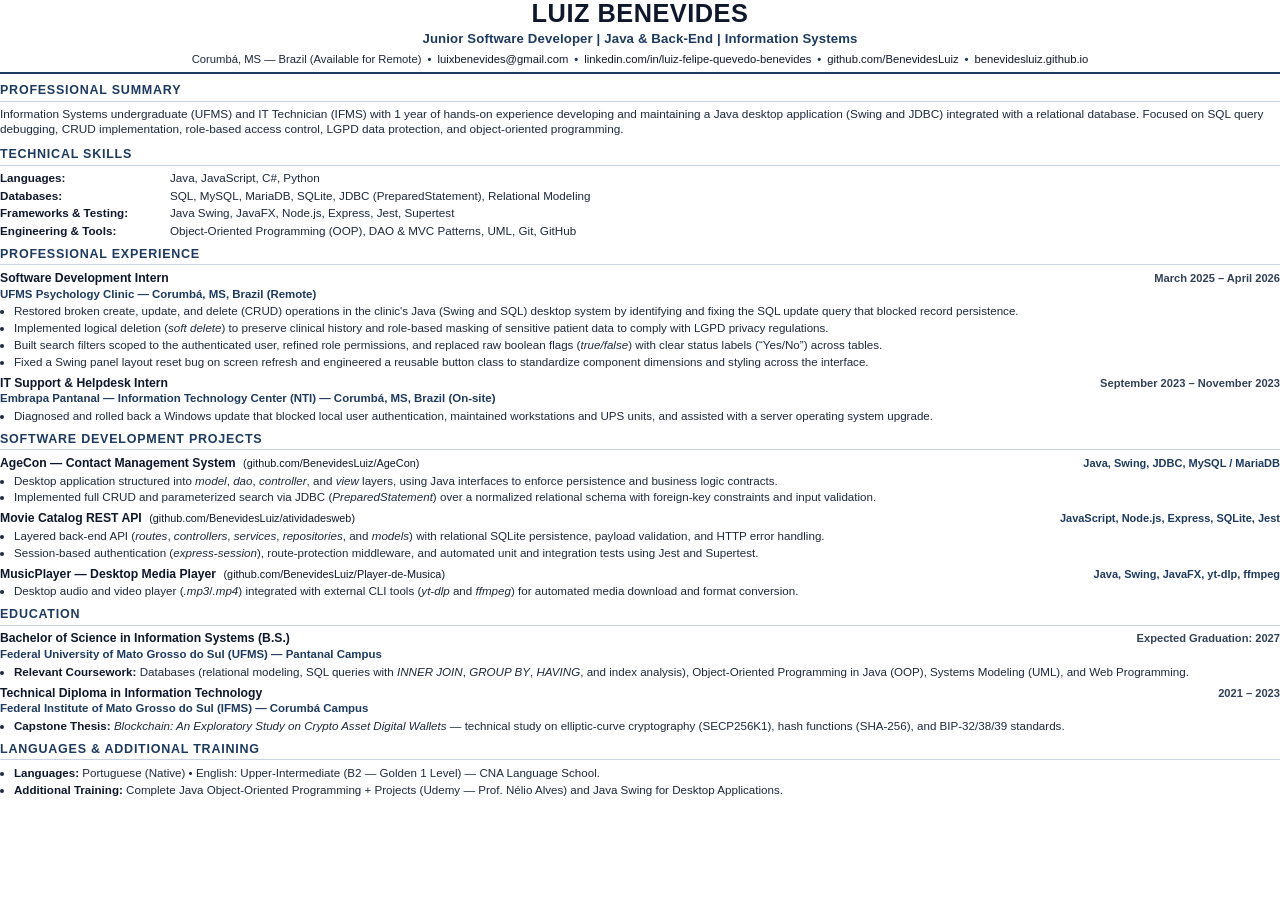
<file: assets/docs/cv-en.html>
<!DOCTYPE html>
<html lang="en">
<head>
  <meta charset="UTF-8">
  <meta name="viewport" content="width=device-width, initial-scale=1.0">
  <title>Resume — Luiz Benevides</title>
  <link rel="stylesheet" href="cv-style.css">
</head>
<body>

  <header class="header">
    <h1 class="name">Luiz Benevides</h1>
    <div class="headline">Junior Software Developer | Java &amp; Back-End | Information Systems</div>
    <div class="contact-line">
      <span>Corumbá, MS — Brazil (Available for Remote)</span>
      <span class="separator">•</span>
      <a href="mailto:luixbenevides@gmail.com">luixbenevides@gmail.com</a>
      <span class="separator">•</span>
      <a href="https://www.linkedin.com/in/luiz-felipe-quevedo-benevides-a26a342bb/">linkedin.com/in/luiz-felipe-quevedo-benevides</a>
      <span class="separator">•</span>
      <a href="https://github.com/BenevidesLuiz">github.com/BenevidesLuiz</a>
      <span class="separator">•</span>
      <a href="https://benevidesluiz.github.io/">benevidesluiz.github.io</a>
    </div>
  </header>

  <section class="section">
    <h2 class="section-title">Professional Summary</h2>
    <p class="summary-text">
      Information Systems undergraduate (UFMS) and IT Technician (IFMS) with 1 year of hands-on experience developing and maintaining a Java desktop application (Swing and JDBC) integrated with a relational database. Focused on SQL query debugging, CRUD implementation, role-based access control, LGPD data protection, and object-oriented programming.
    </p>
  </section>

  <section class="section">
    <h2 class="section-title">Technical Skills</h2>
    <div class="skills-block">
      <div class="skill-row">
        <span class="skill-label">Languages:</span>
        <span class="skill-values">Java, JavaScript, C#, Python</span>
      </div>
      <div class="skill-row">
        <span class="skill-label">Databases:</span>
        <span class="skill-values">SQL, MySQL, MariaDB, SQLite, JDBC (PreparedStatement), Relational Modeling</span>
      </div>
      <div class="skill-row">
        <span class="skill-label">Frameworks &amp; Testing:</span>
        <span class="skill-values">Java Swing, JavaFX, Node.js, Express, Jest, Supertest</span>
      </div>
      <div class="skill-row">
        <span class="skill-label">Engineering &amp; Tools:</span>
        <span class="skill-values">Object-Oriented Programming (OOP), DAO &amp; MVC Patterns, UML, Git, GitHub</span>
      </div>
    </div>
  </section>

  <section class="section">
    <h2 class="section-title">Professional Experience</h2>

    <div class="item">
      <div class="item-header">
        <span class="item-role">Software Development Intern</span>
        <span class="item-date">March 2025 – April 2026</span>
      </div>
      <div class="item-company">UFMS Psychology Clinic — Corumbá, MS, Brazil (Remote)</div>
      <ul class="bullet-list">
        <li>Restored broken create, update, and delete (CRUD) operations in the clinic's Java (Swing and SQL) desktop system by identifying and fixing the SQL update query that blocked record persistence.</li>
        <li>Implemented logical deletion (<em>soft delete</em>) to preserve clinical history and role-based masking of sensitive patient data to comply with LGPD privacy regulations.</li>
        <li>Built search filters scoped to the authenticated user, refined role permissions, and replaced raw boolean flags (<em>true/false</em>) with clear status labels (“Yes/No”) across tables.</li>
        <li>Fixed a Swing panel layout reset bug on screen refresh and engineered a reusable button class to standardize component dimensions and styling across the interface.</li>
      </ul>
    </div>

    <div class="item">
      <div class="item-header">
        <span class="item-role">IT Support &amp; Helpdesk Intern</span>
        <span class="item-date">September 2023 – November 2023</span>
      </div>
      <div class="item-company">Embrapa Pantanal — Information Technology Center (NTI) — Corumbá, MS, Brazil (On-site)</div>
      <ul class="bullet-list">
        <li>Diagnosed and rolled back a Windows update that blocked local user authentication, maintained workstations and UPS units, and assisted with a server operating system upgrade.</li>
      </ul>
    </div>
  </section>

  <section class="section">
    <h2 class="section-title">Software Development Projects</h2>

    <div class="item">
      <div class="item-header">
        <span class="item-role">
          <a href="https://github.com/BenevidesLuiz/AgeCon">AgeCon — Contact Management System</a>
          <a href="https://github.com/BenevidesLuiz/AgeCon" class="item-link">(github.com/BenevidesLuiz/AgeCon)</a>
        </span>
        <span class="item-tech">Java, Swing, JDBC, MySQL / MariaDB</span>
      </div>
      <ul class="bullet-list">
        <li>Desktop application structured into <em>model</em>, <em>dao</em>, <em>controller</em>, and <em>view</em> layers, using Java interfaces to enforce persistence and business logic contracts.</li>
        <li>Implemented full CRUD and parameterized search via JDBC (<em>PreparedStatement</em>) over a normalized relational schema with foreign-key constraints and input validation.</li>
      </ul>
    </div>

    <div class="item">
      <div class="item-header">
        <span class="item-role">
          <a href="https://github.com/BenevidesLuiz/atividadesweb">Movie Catalog REST API</a>
          <a href="https://github.com/BenevidesLuiz/atividadesweb" class="item-link">(github.com/BenevidesLuiz/atividadesweb)</a>
        </span>
        <span class="item-tech">JavaScript, Node.js, Express, SQLite, Jest</span>
      </div>
      <ul class="bullet-list">
        <li>Layered back-end API (<em>routes</em>, <em>controllers</em>, <em>services</em>, <em>repositories</em>, and <em>models</em>) with relational SQLite persistence, payload validation, and HTTP error handling.</li>
        <li>Session-based authentication (<em>express-session</em>), route-protection middleware, and automated unit and integration tests using Jest and Supertest.</li>
      </ul>
    </div>

    <div class="item">
      <div class="item-header">
        <span class="item-role">
          <a href="https://github.com/BenevidesLuiz/Player-de-Musica">MusicPlayer — Desktop Media Player</a>
          <a href="https://github.com/BenevidesLuiz/Player-de-Musica" class="item-link">(github.com/BenevidesLuiz/Player-de-Musica)</a>
        </span>
        <span class="item-tech">Java, Swing, JavaFX, yt-dlp, ffmpeg</span>
      </div>
      <ul class="bullet-list">
        <li>Desktop audio and video player (<em>.mp3</em>/<em>.mp4</em>) integrated with external CLI tools (<em>yt-dlp</em> and <em>ffmpeg</em>) for automated media download and format conversion.</li>
      </ul>
    </div>
  </section>

  <section class="section">
    <h2 class="section-title">Education</h2>

    <div class="item">
      <div class="item-header">
        <span class="item-role">Bachelor of Science in Information Systems (B.S.)</span>
        <span class="item-date">Expected Graduation: 2027</span>
      </div>
      <div class="item-company">Federal University of Mato Grosso do Sul (UFMS) — Pantanal Campus</div>
      <ul class="bullet-list">
        <li><strong>Relevant Coursework:</strong> Databases (relational modeling, SQL queries with <em>INNER JOIN</em>, <em>GROUP BY</em>, <em>HAVING</em>, and index analysis), Object-Oriented Programming in Java (OOP), Systems Modeling (UML), and Web Programming.</li>
      </ul>
    </div>

    <div class="item">
      <div class="item-header">
        <span class="item-role">Technical Diploma in Information Technology</span>
        <span class="item-date">2021 – 2023</span>
      </div>
      <div class="item-company">Federal Institute of Mato Grosso do Sul (IFMS) — Corumbá Campus</div>
      <ul class="bullet-list">
        <li><strong>Capstone Thesis:</strong> <em>Blockchain: An Exploratory Study on Crypto Asset Digital Wallets</em> — technical study on elliptic-curve cryptography (SECP256K1), hash functions (SHA-256), and BIP-32/38/39 standards.</li>
      </ul>
    </div>
  </section>

  <section class="section">
    <h2 class="section-title">Languages &amp; Additional Training</h2>
    <ul class="bullet-list">
      <li><strong>Languages:</strong> Portuguese (Native) • English: Upper-Intermediate (B2 — Golden 1 Level) — CNA Language School.</li>
      <li><strong>Additional Training:</strong> Complete Java Object-Oriented Programming + Projects (Udemy — Prof. Nélio Alves) and Java Swing for Desktop Applications.</li>
    </ul>
  </section>

</body>
</html>
</file>
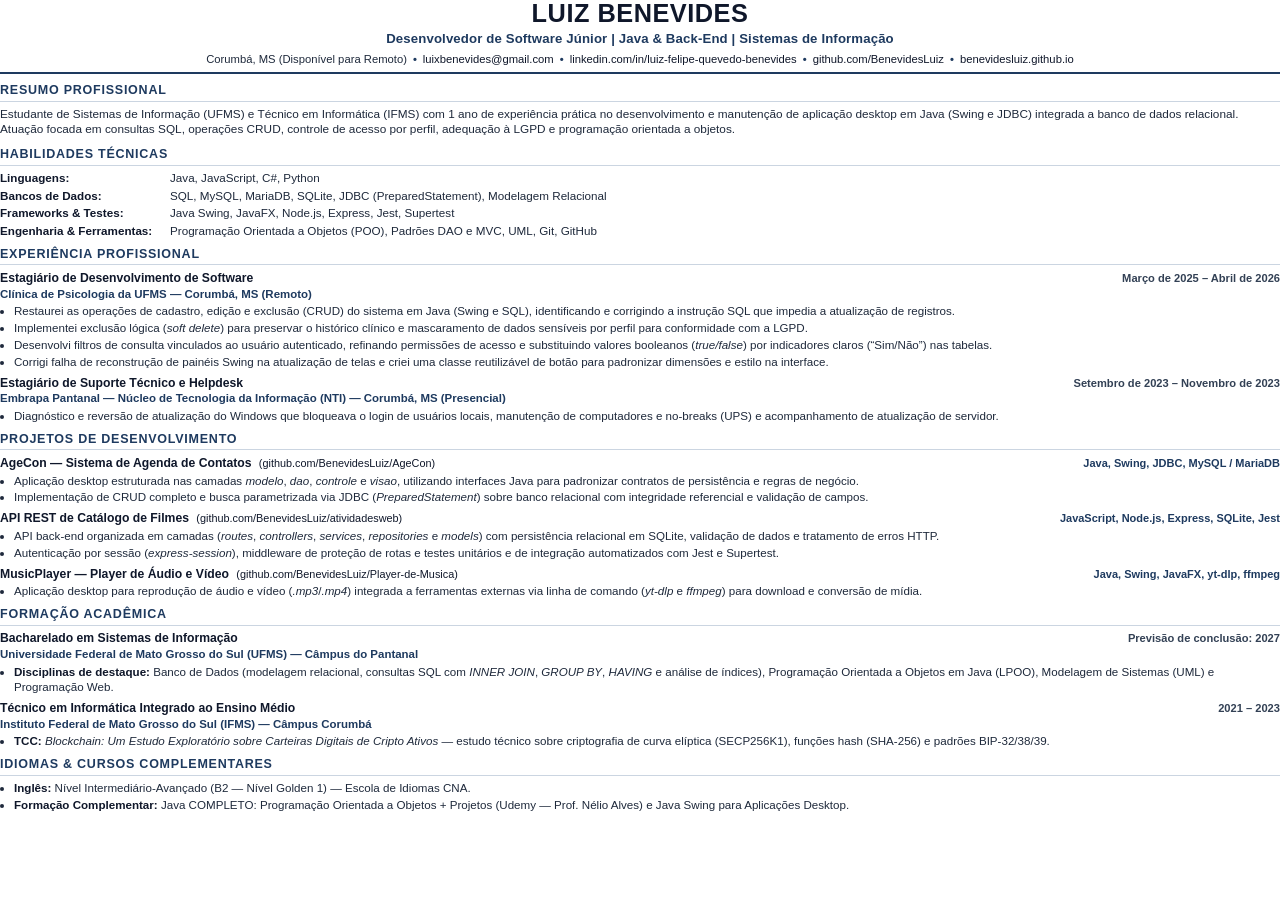
<file: assets/docs/cv-pt.html>
<!DOCTYPE html>
<html lang="pt-BR">
<head>
  <meta charset="UTF-8">
  <meta name="viewport" content="width=device-width, initial-scale=1.0">
  <title>Currículo — Luiz Benevides</title>
  <link rel="stylesheet" href="cv-style.css">
</head>
<body>

  <header class="header">
    <h1 class="name">Luiz Benevides</h1>
    <div class="headline">Desenvolvedor de Software Júnior | Java &amp; Back-End | Sistemas de Informação</div>
    <div class="contact-line">
      <span>Corumbá, MS (Disponível para Remoto)</span>
      <span class="separator">•</span>
      <a href="mailto:luixbenevides@gmail.com">luixbenevides@gmail.com</a>
      <span class="separator">•</span>
      <a href="https://www.linkedin.com/in/luiz-felipe-quevedo-benevides-a26a342bb/">linkedin.com/in/luiz-felipe-quevedo-benevides</a>
      <span class="separator">•</span>
      <a href="https://github.com/BenevidesLuiz">github.com/BenevidesLuiz</a>
      <span class="separator">•</span>
      <a href="https://benevidesluiz.github.io/">benevidesluiz.github.io</a>
    </div>
  </header>

  <section class="section">
    <h2 class="section-title">Resumo Profissional</h2>
    <p class="summary-text">
      Estudante de Sistemas de Informação (UFMS) e Técnico em Informática (IFMS) com 1 ano de experiência prática no desenvolvimento e manutenção de aplicação desktop em Java (Swing e JDBC) integrada a banco de dados relacional. Atuação focada em consultas SQL, operações CRUD, controle de acesso por perfil, adequação à LGPD e programação orientada a objetos.
    </p>
  </section>

  <section class="section">
    <h2 class="section-title">Habilidades Técnicas</h2>
    <div class="skills-block">
      <div class="skill-row">
        <span class="skill-label">Linguagens:</span>
        <span class="skill-values">Java, JavaScript, C#, Python</span>
      </div>
      <div class="skill-row">
        <span class="skill-label">Bancos de Dados:</span>
        <span class="skill-values">SQL, MySQL, MariaDB, SQLite, JDBC (PreparedStatement), Modelagem Relacional</span>
      </div>
      <div class="skill-row">
        <span class="skill-label">Frameworks &amp; Testes:</span>
        <span class="skill-values">Java Swing, JavaFX, Node.js, Express, Jest, Supertest</span>
      </div>
      <div class="skill-row">
        <span class="skill-label">Engenharia &amp; Ferramentas:</span>
        <span class="skill-values">Programação Orientada a Objetos (POO), Padrões DAO e MVC, UML, Git, GitHub</span>
      </div>
    </div>
  </section>

  <section class="section">
    <h2 class="section-title">Experiência Profissional</h2>

    <div class="item">
      <div class="item-header">
        <span class="item-role">Estagiário de Desenvolvimento de Software</span>
        <span class="item-date">Março de 2025 – Abril de 2026</span>
      </div>
      <div class="item-company">Clínica de Psicologia da UFMS — Corumbá, MS (Remoto)</div>
      <ul class="bullet-list">
        <li>Restaurei as operações de cadastro, edição e exclusão (CRUD) do sistema em Java (Swing e SQL), identificando e corrigindo a instrução SQL que impedia a atualização de registros.</li>
        <li>Implementei exclusão lógica (<em>soft delete</em>) para preservar o histórico clínico e mascaramento de dados sensíveis por perfil para conformidade com a LGPD.</li>
        <li>Desenvolvi filtros de consulta vinculados ao usuário autenticado, refinando permissões de acesso e substituindo valores booleanos (<em>true/false</em>) por indicadores claros (“Sim/Não”) nas tabelas.</li>
        <li>Corrigi falha de reconstrução de painéis Swing na atualização de telas e criei uma classe reutilizável de botão para padronizar dimensões e estilo na interface.</li>
      </ul>
    </div>

    <div class="item">
      <div class="item-header">
        <span class="item-role">Estagiário de Suporte Técnico e Helpdesk</span>
        <span class="item-date">Setembro de 2023 – Novembro de 2023</span>
      </div>
      <div class="item-company">Embrapa Pantanal — Núcleo de Tecnologia da Informação (NTI) — Corumbá, MS (Presencial)</div>
      <ul class="bullet-list">
        <li>Diagnóstico e reversão de atualização do Windows que bloqueava o login de usuários locais, manutenção de computadores e no-breaks (UPS) e acompanhamento de atualização de servidor.</li>
      </ul>
    </div>
  </section>

  <section class="section">
    <h2 class="section-title">Projetos de Desenvolvimento</h2>

    <div class="item">
      <div class="item-header">
        <span class="item-role">
          <a href="https://github.com/BenevidesLuiz/AgeCon">AgeCon — Sistema de Agenda de Contatos</a>
          <a href="https://github.com/BenevidesLuiz/AgeCon" class="item-link">(github.com/BenevidesLuiz/AgeCon)</a>
        </span>
        <span class="item-tech">Java, Swing, JDBC, MySQL / MariaDB</span>
      </div>
      <ul class="bullet-list">
        <li>Aplicação desktop estruturada nas camadas <em>modelo</em>, <em>dao</em>, <em>controle</em> e <em>visao</em>, utilizando interfaces Java para padronizar contratos de persistência e regras de negócio.</li>
        <li>Implementação de CRUD completo e busca parametrizada via JDBC (<em>PreparedStatement</em>) sobre banco relacional com integridade referencial e validação de campos.</li>
      </ul>
    </div>

    <div class="item">
      <div class="item-header">
        <span class="item-role">
          <a href="https://github.com/BenevidesLuiz/atividadesweb">API REST de Catálogo de Filmes</a>
          <a href="https://github.com/BenevidesLuiz/atividadesweb" class="item-link">(github.com/BenevidesLuiz/atividadesweb)</a>
        </span>
        <span class="item-tech">JavaScript, Node.js, Express, SQLite, Jest</span>
      </div>
      <ul class="bullet-list">
        <li>API back-end organizada em camadas (<em>routes</em>, <em>controllers</em>, <em>services</em>, <em>repositories</em> e <em>models</em>) com persistência relacional em SQLite, validação de dados e tratamento de erros HTTP.</li>
        <li>Autenticação por sessão (<em>express-session</em>), middleware de proteção de rotas e testes unitários e de integração automatizados com Jest e Supertest.</li>
      </ul>
    </div>

    <div class="item">
      <div class="item-header">
        <span class="item-role">
          <a href="https://github.com/BenevidesLuiz/Player-de-Musica">MusicPlayer — Player de Áudio e Vídeo</a>
          <a href="https://github.com/BenevidesLuiz/Player-de-Musica" class="item-link">(github.com/BenevidesLuiz/Player-de-Musica)</a>
        </span>
        <span class="item-tech">Java, Swing, JavaFX, yt-dlp, ffmpeg</span>
      </div>
      <ul class="bullet-list">
        <li>Aplicação desktop para reprodução de áudio e vídeo (<em>.mp3</em>/<em>.mp4</em>) integrada a ferramentas externas via linha de comando (<em>yt-dlp</em> e <em>ffmpeg</em>) para download e conversão de mídia.</li>
      </ul>
    </div>
  </section>

  <section class="section">
    <h2 class="section-title">Formação Acadêmica</h2>

    <div class="item">
      <div class="item-header">
        <span class="item-role">Bacharelado em Sistemas de Informação</span>
        <span class="item-date">Previsão de conclusão: 2027</span>
      </div>
      <div class="item-company">Universidade Federal de Mato Grosso do Sul (UFMS) — Câmpus do Pantanal</div>
      <ul class="bullet-list">
        <li><strong>Disciplinas de destaque:</strong> Banco de Dados (modelagem relacional, consultas SQL com <em>INNER JOIN</em>, <em>GROUP BY</em>, <em>HAVING</em> e análise de índices), Programação Orientada a Objetos em Java (LPOO), Modelagem de Sistemas (UML) e Programação Web.</li>
      </ul>
    </div>

    <div class="item">
      <div class="item-header">
        <span class="item-role">Técnico em Informática Integrado ao Ensino Médio</span>
        <span class="item-date">2021 – 2023</span>
      </div>
      <div class="item-company">Instituto Federal de Mato Grosso do Sul (IFMS) — Câmpus Corumbá</div>
      <ul class="bullet-list">
        <li><strong>TCC:</strong> <em>Blockchain: Um Estudo Exploratório sobre Carteiras Digitais de Cripto Ativos</em> — estudo técnico sobre criptografia de curva elíptica (SECP256K1), funções hash (SHA-256) e padrões BIP-32/38/39.</li>
      </ul>
    </div>
  </section>

  <section class="section">
    <h2 class="section-title">Idiomas &amp; Cursos Complementares</h2>
    <ul class="bullet-list">
      <li><strong>Inglês:</strong> Nível Intermediário-Avançado (B2 — Nível Golden 1) — Escola de Idiomas CNA.</li>
      <li><strong>Formação Complementar:</strong> Java COMPLETO: Programação Orientada a Objetos + Projetos (Udemy — Prof. Nélio Alves) e Java Swing para Aplicações Desktop.</li>
    </ul>
  </section>

</body>
</html>
</file>
<file: css/style.css>
/* ==========================================================================
   PORTFÓLIO PROFISSIONAL - LUIZ BENEVIDES
   Desenvolvedor de Software | Sistemas de Informação
   Estética: Dark Minimalista (Grafite Neutro / Carvão / Vercel-like)
   ========================================================================== */

/* --------------------------------------------------------------------------
   1. Tokens de Design (Paleta Grafite Escura, Neutra e Sofisticada)
   -------------------------------------------------------------------------- */
:root {
  color-scheme: dark;

  /* Superfícies Neutras (Cinza Carvão / Grafite Profundo) */
  --bg-primary: #090a0c;
  --bg-secondary: #0f1013;
  --bg-card: #14161a;
  --bg-card-hover: #191c22;
  --bg-glass: rgba(9, 10, 12, 0.88);

  /* Bordas e Divisores Discretos */
  --border-subtle: rgba(255, 255, 255, 0.07);
  --border-card: rgba(255, 255, 255, 0.12);
  --border-card-hover: rgba(255, 255, 255, 0.22);

  /* Tipografia & Contrastes Neutros */
  --text-primary: #f4f4f5;
  --text-secondary: #a1a1aa;
  --text-muted: #71717a;
  --text-inverse: #090a0c;

  /* Acentos Sutis */
  --accent-primary: #f4f4f5;
  --accent-primary-hover: #ffffff;
  --accent-tech: #10b981;
  --accent-tech-bg: rgba(16, 185, 129, 0.08);
  --accent-tech-border: rgba(16, 185, 129, 0.25);

  /* Tipografia */
  --font-sans: system-ui, -apple-system, BlinkMacSystemFont, "Segoe UI", Roboto, "Helvetica Neue", Arial, sans-serif;
  --font-mono: ui-monospace, SFMono-Regular, Menlo, Monaco, Consolas, "Liberation Mono", "Courier New", monospace;

  /* Dimensões */
  --container-max: 980px;
  --header-height: 64px;
  --radius-sm: 6px;
  --radius-md: 10px;
  --radius-lg: 14px;
  --radius-full: 9999px;

  /* Transições */
  --transition-fast: 150ms ease;
  --transition-normal: 220ms cubic-bezier(0.4, 0, 0.2, 1);
}

/* --------------------------------------------------------------------------
   2. Reset & Estrutura Base
   -------------------------------------------------------------------------- */
*,
*::before,
*::after {
  box-sizing: border-box;
  margin: 0;
  padding: 0;
}

html {
  font-family: var(--font-sans);
  font-size: 16px;
  line-height: 1.6;
  scroll-behavior: smooth;
  scroll-padding-top: calc(var(--header-height) + 20px);
  -webkit-font-smoothing: antialiased;
  -moz-osx-font-smoothing: grayscale;
  background-color: var(--bg-primary);
  color: var(--text-primary);
}

body {
  min-height: 100vh;
  display: flex;
  flex-direction: column;
  overflow-x: hidden;
  background-color: var(--bg-primary);
  color: var(--text-primary);
}

img,
svg {
  display: block;
  max-width: 100%;
}

a {
  color: inherit;
  text-decoration: none;
  transition: color var(--transition-fast);
}

button {
  font-family: inherit;
  cursor: pointer;
  border: none;
  background: none;
}

ul,
ol {
  list-style: none;
}

/* Skip link de acessibilidade */
.skip-link {
  position: absolute;
  top: -100px;
  left: 1rem;
  background: var(--text-primary);
  color: var(--text-inverse);
  padding: 0.6rem 1.2rem;
  border-radius: var(--radius-sm);
  font-weight: 600;
  z-index: 1000;
  transition: top var(--transition-fast);
}

.skip-link:focus {
  top: 1rem;
  outline: 2px solid var(--accent-tech);
}

:focus-visible {
  outline: 2px solid var(--accent-tech);
  outline-offset: 3px;
}

.container {
  width: 100%;
  max-width: var(--container-max);
  margin-left: auto;
  margin-right: auto;
  padding-left: 1.5rem;
  padding-right: 1.5rem;
}

/* --------------------------------------------------------------------------
   3. Cabeçalho Minimalista (Sem Menu Superior, Apenas Identidade + Idioma)
   -------------------------------------------------------------------------- */
.site-header {
  position: sticky;
  top: 0;
  left: 0;
  right: 0;
  height: var(--header-height);
  background-color: var(--bg-glass);
  backdrop-filter: blur(12px);
  -webkit-backdrop-filter: blur(12px);
  border-bottom: 1px solid var(--border-subtle);
  z-index: 100;
}

.nav-container {
  display: flex;
  align-items: center;
  justify-content: space-between;
  height: 100%;
}

.logo {
  display: flex;
  align-items: center;
  gap: 0.6rem;
  color: var(--text-primary);
  font-weight: 600;
  font-size: 1.05rem;
  letter-spacing: -0.02em;
}

.logo:hover {
  color: var(--text-primary);
  opacity: 0.9;
}

.logo-symbol {
  width: 26px;
  height: 26px;
  border-radius: var(--radius-sm);
  background-color: #1c1d22;
  border: 1px solid var(--border-card);
  color: var(--text-primary);
  font-weight: 700;
  font-size: 0.75rem;
  display: flex;
  align-items: center;
  justify-content: center;
  font-family: var(--font-mono);
}

.nav-right-actions {
  display: flex;
  align-items: center;
  gap: 1rem;
}

.header-social-link {
  display: inline-flex;
  align-items: center;
  justify-content: center;
  color: var(--text-secondary);
  transition: color var(--transition-fast);
}

.header-social-link:hover {
  color: var(--text-primary);
}

.header-social-link svg {
  width: 18px;
  height: 18px;
}

/* Seletor de Idioma Discreto */
.lang-switch {
  display: inline-flex;
  align-items: center;
  background-color: #16171b;
  border: 1px solid var(--border-subtle);
  border-radius: var(--radius-full);
  padding: 2px;
  font-size: 0.75rem;
  font-weight: 600;
}

.lang-btn {
  padding: 3px 8px;
  border-radius: var(--radius-full);
  color: var(--text-secondary);
  transition: all var(--transition-fast);
}

.lang-btn.active {
  background-color: var(--text-primary);
  color: var(--text-inverse);
}

.lang-btn:hover:not(.active) {
  color: var(--text-primary);
}

/* --------------------------------------------------------------------------
   4. Botões e Ações
   -------------------------------------------------------------------------- */
.btn {
  display: inline-flex;
  align-items: center;
  justify-content: center;
  gap: 0.5rem;
  padding: 0.65rem 1.25rem;
  font-size: 0.9rem;
  font-weight: 500;
  border-radius: var(--radius-sm);
  transition: all var(--transition-fast);
  white-space: nowrap;
}

.btn-primary {
  background-color: var(--text-primary);
  color: var(--text-inverse);
}

.btn-primary:hover {
  background-color: #ffffff;
  color: var(--text-inverse);
  transform: translateY(-1px);
}

.btn-outline {
  background-color: transparent;
  color: var(--text-primary);
  border: 1px solid var(--border-card);
}

.btn-outline:hover {
  background-color: rgba(255, 255, 255, 0.05);
  border-color: rgba(255, 255, 255, 0.3);
  transform: translateY(-1px);
}

.btn-sm {
  padding: 0.4rem 0.8rem;
  font-size: 0.825rem;
}

.btn-icon {
  width: 16px;
  height: 16px;
}

/* --------------------------------------------------------------------------
   5. Estrutura das Seções
   -------------------------------------------------------------------------- */
.section {
  padding-top: 4.5rem;
  padding-bottom: 4.5rem;
}

.section-divider {
  border-top: 1px solid var(--border-subtle);
}

.section-header {
  margin-bottom: 2.75rem;
}

.section-tag {
  font-family: var(--font-mono);
  font-size: 0.8rem;
  font-weight: 500;
  color: var(--accent-tech);
  text-transform: uppercase;
  letter-spacing: 0.06em;
  display: inline-block;
  margin-bottom: 0.4rem;
}

.section-title {
  font-size: 1.85rem;
  font-weight: 700;
  letter-spacing: -0.025em;
  color: var(--text-primary);
  line-height: 1.25;
}

.section-desc {
  font-size: 0.975rem;
  color: var(--text-secondary);
  margin-top: 0.5rem;
  max-width: 650px;
}

/* --------------------------------------------------------------------------
   6. Seção Hero (Apresentação Profissional)
   -------------------------------------------------------------------------- */
.hero-section {
  padding-top: 4rem;
  padding-bottom: 4.5rem;
}

.hero-grid {
  display: grid;
  grid-template-columns: 1.35fr 0.85fr;
  align-items: center;
  gap: 3rem;
}

.hero-title {
  font-size: 2.75rem;
  font-weight: 800;
  letter-spacing: -0.035em;
  line-height: 1.15;
  color: var(--text-primary);
  margin-bottom: 0.5rem;
}

.hero-role {
  font-size: 1.15rem;
  font-weight: 500;
  color: var(--text-secondary);
  margin-bottom: 1.25rem;
  letter-spacing: -0.01em;
}

.hero-bio {
  font-size: 1rem;
  color: var(--text-secondary);
  line-height: 1.7;
  margin-bottom: 1.5rem;
  max-width: 560px;
}

.hero-chips {
  display: flex;
  flex-wrap: wrap;
  gap: 0.6rem;
  margin-bottom: 1.75rem;
}

.info-chip {
  display: inline-flex;
  align-items: center;
  gap: 0.45rem;
  padding: 0.3rem 0.7rem;
  border-radius: var(--radius-sm);
  background-color: #14161a;
  border: 1px solid var(--border-subtle);
  font-size: 0.825rem;
  color: var(--text-secondary);
}

.info-chip svg {
  width: 14px;
  height: 14px;
  color: var(--accent-tech);
}

.hero-actions {
  display: flex;
  flex-wrap: wrap;
  align-items: center;
  gap: 0.85rem;
  margin-bottom: 1.75rem;
}

.hero-socials {
  display: flex;
  align-items: center;
  gap: 0.75rem;
}

.social-link {
  display: inline-flex;
  align-items: center;
  justify-content: center;
  width: 38px;
  height: 38px;
  border-radius: var(--radius-sm);
  background-color: var(--bg-card);
  border: 1px solid var(--border-subtle);
  color: var(--text-secondary);
  transition: all var(--transition-fast);
}

.social-link:hover {
  color: var(--text-primary);
  border-color: var(--border-card-hover);
  background-color: var(--bg-card-hover);
}

.social-link svg {
  width: 18px;
  height: 18px;
}

/* Moldura para Foto Real */
.hero-visual {
  display: flex;
  justify-content: center;
}

.hero-photo-card {
  position: relative;
  width: 100%;
  max-width: 300px;
  background-color: var(--bg-card);
  border: 1px solid var(--border-card);
  border-radius: var(--radius-lg);
  padding: 1.25rem;
  transition: border-color var(--transition-fast);
}

.hero-photo-card:hover {
  border-color: var(--border-card-hover);
}

.hero-photo-frame {
  width: 100%;
  aspect-ratio: 1 / 1;
  border-radius: var(--radius-md);
  overflow: hidden;
  background-color: #181a1f;
  border: 1px solid var(--border-subtle);
  margin-bottom: 1rem;
}

.hero-avatar-img {
  width: 100%;
  height: 100%;
  object-fit: cover;
  object-position: center top;
}

.hero-photo-info {
  text-align: center;
}

.hero-photo-name {
  font-weight: 600;
  font-size: 1rem;
  color: var(--text-primary);
}

.hero-photo-sub {
  font-size: 0.825rem;
  color: var(--text-muted);
}

/* --------------------------------------------------------------------------
   7. Seção Sobre Mim
   -------------------------------------------------------------------------- */
.about-grid {
  display: grid;
  grid-template-columns: 1.25fr 0.75fr;
  gap: 2.25rem;
  align-items: start;
}

.about-header {
  margin-bottom: 1.35rem;
}

.about-text p {
  color: var(--text-secondary);
  font-size: 0.96rem;
  line-height: 1.7;
  margin-bottom: 1.1rem;
}

.about-text p:last-child {
  margin-bottom: 0;
}

.about-text p strong {
  color: var(--text-primary);
}

.about-highlights {
  display: flex;
  flex-direction: column;
  gap: 0.85rem;
}

.highlight-box {
  background-color: var(--bg-card);
  border: 1px solid var(--border-subtle);
  border-radius: var(--radius-md);
  padding: 1.05rem 1.2rem;
  transition: border-color var(--transition-fast);
}

.highlight-box:hover {
  border-color: var(--border-card);
}

.highlight-title {
  font-size: 0.92rem;
  font-weight: 600;
  color: var(--text-primary);
  margin-bottom: 0.25rem;
  display: flex;
  align-items: center;
  gap: 0.5rem;
}

.highlight-title::before {
  content: "—";
  color: var(--accent-tech);
}

.highlight-desc {
  font-size: 0.85rem;
  color: var(--text-secondary);
  line-height: 1.5;
}

/* --------------------------------------------------------------------------
   8. Seção Habilidades Técnicas (Compacta e Equilibrada)
   -------------------------------------------------------------------------- */
.skills-header {
  margin-bottom: 1.75rem;
}

.skills-grid {
  display: grid;
  grid-template-columns: repeat(4, 1fr);
  gap: 0.85rem;
}

.skill-category-card {
  background-color: var(--bg-card);
  border: 1px solid var(--border-subtle);
  border-radius: var(--radius-md);
  padding: 1rem 1.1rem;
  display: flex;
  flex-direction: column;
  transition: border-color var(--transition-fast);
}

.skill-category-card:hover {
  border-color: var(--border-card);
}

.skill-category-title {
  font-size: 0.85rem;
  font-weight: 600;
  color: var(--text-primary);
  margin-bottom: 0.75rem;
  padding-bottom: 0.45rem;
  border-bottom: 1px solid var(--border-subtle);
}

.skill-badges {
  display: flex;
  flex-wrap: wrap;
  gap: 0.4rem;
}

.skill-badge {
  display: inline-flex;
  align-items: center;
  gap: 0.4rem;
  padding: 0.3rem 0.6rem;
  border-radius: var(--radius-sm);
  background-color: #181a1f;
  border: 1px solid var(--border-subtle);
  color: var(--text-primary);
  font-size: 0.8rem;
  font-weight: 500;
  transition: all var(--transition-fast);
}

.skill-badge:hover {
  border-color: var(--border-card-hover);
  background-color: #1f2128;
}

/* Failsafe para ícones SVG sempre brancos e nítidos */
.skill-icon {
  width: 14px;
  height: 14px;
  flex-shrink: 0;
  filter: brightness(0) invert(0.95);
}

/* Barra compacta "Estudando Atualmente" */
.learning-strip {
  margin-top: 0.85rem;
  padding: 0.65rem 1rem;
  background-color: var(--bg-card);
  border: 1px solid var(--accent-tech-border);
  border-radius: var(--radius-md);
  display: flex;
  align-items: center;
  flex-wrap: wrap;
  gap: 0.5rem 0.75rem;
}

.learning-strip-label {
  font-size: 0.8rem;
  font-weight: 600;
  color: var(--accent-tech);
  letter-spacing: 0.02em;
}

.learning-strip-tags {
  display: flex;
  flex-wrap: wrap;
  gap: 0.4rem;
}

.learning-pill {
  font-family: var(--font-mono);
  font-size: 0.75rem;
  padding: 0.2rem 0.55rem;
  border-radius: var(--radius-sm);
  background-color: #181a1f;
  border: 1px solid var(--border-subtle);
  color: var(--text-secondary);
}

/* --------------------------------------------------------------------------
   9. Seção Experiência Profissional
   -------------------------------------------------------------------------- */
.experience-list {
  display: flex;
  flex-direction: column;
  gap: 1.5rem;
}

.experience-card {
  background-color: var(--bg-card);
  border: 1px solid var(--border-subtle);
  border-radius: var(--radius-md);
  padding: 1.75rem;
  transition: border-color var(--transition-fast);
}

.experience-card:hover {
  border-color: var(--border-card);
}

.experience-card.featured {
  border-left: 3px solid var(--accent-tech);
}

.exp-header {
  display: flex;
  justify-content: space-between;
  align-items: flex-start;
  flex-wrap: wrap;
  gap: 0.75rem;
  margin-bottom: 1rem;
}

.exp-role-title {
  font-size: 1.15rem;
  font-weight: 700;
  color: var(--text-primary);
}

.exp-company {
  font-size: 0.95rem;
  font-weight: 500;
  color: var(--text-secondary);
}

.exp-badge {
  display: inline-flex;
  align-items: center;
  gap: 0.4rem;
  padding: 0.25rem 0.6rem;
  border-radius: var(--radius-sm);
  font-size: 0.775rem;
  font-weight: 500;
  background-color: #181a1f;
  border: 1px solid var(--border-subtle);
  color: var(--text-secondary);
}

.exp-badge.status-active {
  color: var(--accent-tech);
  border-color: var(--accent-tech-border);
  background-color: var(--accent-tech-bg);
}

.exp-desc {
  color: var(--text-secondary);
  font-size: 0.925rem;
  line-height: 1.6;
  margin-bottom: 1rem;
}

.exp-tasks-title {
  font-size: 0.825rem;
  font-weight: 600;
  text-transform: uppercase;
  letter-spacing: 0.05em;
  color: var(--text-muted);
  margin-bottom: 0.6rem;
}

.exp-tasks-list {
  display: flex;
  flex-direction: column;
  gap: 0.45rem;
  margin-bottom: 1.25rem;
}

.exp-task-item {
  position: relative;
  padding-left: 1.2rem;
  font-size: 0.875rem;
  color: var(--text-secondary);
  line-height: 1.5;
}

.exp-task-item::before {
  content: "•";
  position: absolute;
  left: 0;
  color: var(--accent-tech);
}

.exp-footer-tags {
  display: flex;
  flex-wrap: wrap;
  gap: 0.4rem;
  padding-top: 1rem;
  border-top: 1px solid var(--border-subtle);
}

.exp-tag {
  font-family: var(--font-mono);
  font-size: 0.725rem;
  padding: 0.2rem 0.5rem;
  border-radius: var(--radius-sm);
  background-color: #181a1f;
  border: 1px solid var(--border-subtle);
  color: var(--text-secondary);
}

/* --------------------------------------------------------------------------
   10. Seção Projetos (Cartões Individuais)
   -------------------------------------------------------------------------- */
.projects-grid {
  display: grid;
  grid-template-columns: repeat(auto-fill, minmax(320px, 1fr));
  gap: 1.5rem;
}

.project-card {
  background-color: var(--bg-card);
  border: 1px solid var(--border-subtle);
  border-radius: var(--radius-md);
  overflow: hidden;
  display: flex;
  flex-direction: column;
  transition: border-color var(--transition-fast), transform var(--transition-fast);
}

.project-card:hover {
  border-color: var(--border-card-hover);
  transform: translateY(-2px);
}

.project-media-wrap {
  width: 100%;
  aspect-ratio: 16 / 9;
  background-color: #121316;
  overflow: hidden;
  border-bottom: 1px solid var(--border-subtle);
  display: flex;
  align-items: center;
  justify-content: center;
}

.project-img {
  width: 100%;
  height: 100%;
  object-fit: cover;
  object-position: center;
  display: block;
}

.project-body {
  padding: 1.35rem;
  display: flex;
  flex-direction: column;
  flex-grow: 1;
}

.project-title {
  font-size: 1.15rem;
  font-weight: 700;
  color: var(--text-primary);
  margin-bottom: 0.4rem;
}

.project-desc {
  font-size: 0.875rem;
  color: var(--text-secondary);
  line-height: 1.6;
  margin-bottom: 1rem;
  flex-grow: 1;
}

.project-techs {
  display: flex;
  flex-wrap: wrap;
  gap: 0.4rem;
  margin-bottom: 1.25rem;
}

.tech-tag {
  font-family: var(--font-mono);
  font-size: 0.725rem;
  padding: 0.2rem 0.5rem;
  border-radius: var(--radius-sm);
  background-color: #181a1f;
  border: 1px solid var(--border-subtle);
  color: var(--text-secondary);
}

.project-actions {
  display: flex;
  align-items: center;
  flex-wrap: wrap;
  gap: 0.6rem;
  padding-top: 0.85rem;
  border-top: 1px solid var(--border-subtle);
}

.project-link-btn {
  display: inline-flex;
  align-items: center;
  gap: 0.4rem;
  padding: 0.35rem 0.75rem;
  border-radius: var(--radius-sm);
  font-size: 0.825rem;
  font-weight: 500;
  border: 1px solid var(--border-card);
  background-color: transparent;
  color: var(--text-primary);
  transition: all var(--transition-fast);
}

.project-link-btn:hover {
  background-color: rgba(255, 255, 255, 0.05);
  border-color: rgba(255, 255, 255, 0.3);
}

.project-link-btn svg {
  width: 14px;
  height: 14px;
}

/* Badge explicativo para repositórios institucionais privados (LGPD) */
.project-private-badge {
  display: inline-flex;
  align-items: center;
  gap: 0.45rem;
  padding: 0.35rem 0.75rem;
  border-radius: var(--radius-sm);
  font-size: 0.775rem;
  font-weight: 500;
  border: 1px solid rgba(255, 255, 255, 0.12);
  background-color: rgba(255, 255, 255, 0.03);
  color: var(--text-secondary);
  line-height: 1.35;
}

.project-private-badge svg {
  width: 14px;
  height: 14px;
  flex-shrink: 0;
  color: #fbbf24;
}

/* --------------------------------------------------------------------------
   11. Seção Formação Acadêmica (Boxes Lado a Lado & Compactos)
   -------------------------------------------------------------------------- */
.education-list {
  display: grid;
  grid-template-columns: 1fr 1fr;
  gap: 1.25rem;
  align-items: stretch;
}

.education-item {
  background-color: var(--bg-card);
  border: 1px solid var(--border-subtle);
  border-radius: var(--radius-md);
  padding: 1.35rem;
  display: flex;
  flex-direction: column;
  transition: border-color var(--transition-fast);
}

.education-item:hover {
  border-color: var(--border-card);
}

.edu-item-header {
  display: flex;
  justify-content: space-between;
  align-items: baseline;
  flex-wrap: wrap;
  gap: 0.4rem;
  margin-bottom: 0.3rem;
}

.edu-degree {
  font-size: 1.02rem;
  font-weight: 600;
  color: var(--text-primary);
}

.edu-period-tag {
  font-size: 0.775rem;
  color: var(--text-muted);
  font-family: var(--font-mono);
}

.edu-institution {
  font-size: 0.875rem;
  color: var(--text-secondary);
  margin-bottom: 0.55rem;
}

.edu-desc {
  font-size: 0.85rem;
  color: var(--text-secondary);
  line-height: 1.55;
}

/* Disciplinas de destaque */
.edu-subjects-title {
  font-size: 0.75rem;
  font-weight: 600;
  text-transform: uppercase;
  letter-spacing: 0.05em;
  color: var(--text-muted);
  margin: 1rem 0 0.55rem;
}

.edu-subjects {
  display: grid;
  grid-template-columns: 1fr 1fr;
  gap: 0.6rem;
}

.edu-subject {
  display: flex;
  flex-direction: column;
  gap: 0.2rem;
  padding: 0.7rem 0.8rem;
  border-radius: var(--radius-sm);
  background-color: #181a1f;
  border: 1px solid var(--border-subtle);
  border-left: 2px solid var(--accent-tech);
}

.edu-subject strong {
  font-size: 0.82rem;
  font-weight: 600;
  color: var(--text-primary);
  line-height: 1.3;
}

.edu-subject span {
  font-size: 0.78rem;
  color: var(--text-secondary);
  line-height: 1.45;
}

/* Cursos complementares em Grid de 2 Colunas */
.courses-heading {
  font-size: 1rem;
  font-weight: 600;
  color: var(--text-primary);
  margin: 1.75rem 0 0.9rem;
}

.courses-list {
  display: grid;
  grid-template-columns: repeat(2, 1fr);
  gap: 0.85rem;
}

.course-item {
  display: flex;
  flex-direction: column;
  gap: 0.35rem;
  padding: 0.95rem 1.15rem;
  background-color: var(--bg-card);
  border: 1px solid var(--border-subtle);
  border-radius: var(--radius-md);
  transition: border-color var(--transition-fast);
}

.course-item:hover {
  border-color: var(--border-card);
}

.course-item-top {
  display: flex;
  justify-content: space-between;
  align-items: baseline;
  flex-wrap: wrap;
  gap: 0.35rem 0.75rem;
}

.course-name {
  font-size: 0.9rem;
  font-weight: 600;
  color: var(--text-primary);
}

.course-desc {
  font-size: 0.815rem;
  color: var(--text-secondary);
  line-height: 1.5;
}

.course-provider {
  font-size: 0.75rem;
  color: var(--text-muted);
  font-family: var(--font-mono);
  white-space: nowrap;
}

/* TCC em Destaque */
.tcc-highlight-card {
  margin-top: 1rem;
  padding: 1rem 1.1rem;
  background-color: #15171c;
  border: 1px solid var(--border-subtle);
  border-left: 3px solid var(--accent-tech);
  border-radius: var(--radius-sm);
  display: flex;
  flex-direction: column;
  gap: 0.45rem;
  flex-grow: 1;
  transition: border-color var(--transition-fast);
}

.tcc-highlight-card:hover {
  border-color: var(--border-card-hover);
}

.tcc-header {
  display: flex;
  justify-content: space-between;
  align-items: center;
  flex-wrap: wrap;
  gap: 0.5rem;
}

.tcc-badge {
  display: inline-flex;
  align-items: center;
  gap: 0.4rem;
  font-size: 0.7rem;
  font-weight: 600;
  text-transform: uppercase;
  letter-spacing: 0.05em;
  color: var(--accent-tech);
  background-color: var(--accent-tech-bg);
  border: 1px solid var(--accent-tech-border);
  padding: 0.15rem 0.5rem;
  border-radius: var(--radius-sm);
}

.tcc-year {
  font-family: var(--font-mono);
  font-size: 0.775rem;
  color: var(--text-muted);
}

.tcc-title {
  font-size: 0.95rem;
  font-weight: 700;
  color: var(--text-primary);
  line-height: 1.35;
}

.tcc-meta {
  font-size: 0.78rem;
  color: var(--text-muted);
  line-height: 1.4;
}

.tcc-desc {
  font-size: 0.81rem;
  color: var(--text-secondary);
  line-height: 1.5;
}

.tcc-actions {
  display: flex;
  align-items: center;
  flex-wrap: wrap;
  gap: 0.75rem;
  margin-top: auto;
  padding-top: 0.35rem;
}

.tcc-btn {
  display: inline-flex;
  align-items: center;
  gap: 0.45rem;
  padding: 0.4rem 0.8rem;
  border-radius: var(--radius-sm);
  font-size: 0.8rem;
  font-weight: 600;
  background-color: #1f2128;
  border: 1px solid var(--border-card);
  color: var(--text-primary);
  text-decoration: none;
  transition: all var(--transition-fast);
}

.tcc-btn:hover {
  background-color: var(--accent-tech-bg);
  border-color: var(--accent-tech-border);
  color: #ffffff;
}

.tcc-btn svg {
  width: 14px;
  height: 14px;
  color: var(--accent-tech);
}

/* --------------------------------------------------------------------------
   12. Barra Compacta de Fechamento (Contato Direto)
   -------------------------------------------------------------------------- */
.contact-cta-section {
  padding-top: 2.5rem;
  padding-bottom: 2.5rem;
}

.contact-cta-bar {
  background-color: var(--bg-card);
  border: 1px solid var(--border-subtle);
  border-radius: var(--radius-md);
  padding: 1.25rem 1.5rem;
  display: flex;
  justify-content: space-between;
  align-items: center;
  flex-wrap: wrap;
  gap: 1.25rem;
}

.contact-cta-text {
  flex: 1 1 320px;
}

.contact-cta-title {
  font-size: 1.1rem;
  font-weight: 700;
  color: var(--text-primary);
  margin-bottom: 0.15rem;
}

.contact-cta-desc {
  font-size: 0.84rem;
  color: var(--text-secondary);
}

.contact-direct-links {
  display: flex;
  flex-wrap: wrap;
  flex-shrink: 0;
  gap: 0.6rem;
}

.contact-direct-link {
  display: inline-flex;
  align-items: center;
  gap: 0.45rem;
  padding: 0.5rem 0.85rem;
  border-radius: var(--radius-sm);
  background-color: #181a1f;
  border: 1px solid var(--border-subtle);
  color: var(--text-primary);
  font-size: 0.825rem;
  font-weight: 500;
  transition: all var(--transition-fast);
}

.contact-direct-link:hover {
  border-color: var(--border-card-hover);
  background-color: #20222a;
}

.contact-direct-link svg {
  width: 15px;
  height: 15px;
  color: var(--text-secondary);
}

.contact-direct-link:hover svg {
  color: var(--text-primary);
}

/* --------------------------------------------------------------------------
   13. Rodapé Minimalista
   -------------------------------------------------------------------------- */
.site-footer {
  border-top: 1px solid var(--border-subtle);
  padding-top: 1.75rem;
  padding-bottom: 1.75rem;
  margin-top: auto;
}

.footer-inner {
  display: flex;
  justify-content: space-between;
  align-items: center;
  flex-wrap: wrap;
  gap: 1rem;
  font-size: 0.8rem;
  color: var(--text-muted);
}

.footer-inner strong {
  color: var(--text-secondary);
}

/* --------------------------------------------------------------------------
   14. Responsividade
   -------------------------------------------------------------------------- */
@media (max-width: 860px) {
  .hero-grid {
    grid-template-columns: 1fr;
    gap: 2.5rem;
  }

  .hero-visual {
    justify-content: flex-start;
    order: -1;
  }

  .hero-photo-card {
    max-width: 240px;
  }

  .about-grid {
    grid-template-columns: 1fr;
    gap: 2rem;
  }

  .skills-grid {
    grid-template-columns: repeat(2, 1fr);
  }

  .education-list {
    grid-template-columns: 1fr;
  }

  .courses-list {
    grid-template-columns: 1fr;
  }

  .hero-title {
    font-size: 2.25rem;
  }
}

@media (max-width: 600px) {
  .section {
    padding-top: 3rem;
    padding-bottom: 3rem;
  }

  .hero-title {
    font-size: 2rem;
  }

  .skills-grid {
    grid-template-columns: 1fr;
  }

  .edu-subjects {
    grid-template-columns: 1fr;
  }

  .projects-grid {
    grid-template-columns: 1fr;
  }

  .contact-direct-links {
    flex-direction: column;
    width: 100%;
  }

  .contact-direct-link {
    width: 100%;
  }
}

@media (prefers-reduced-motion: reduce) {
  html {
    scroll-behavior: auto;
  }

  *,
  *::before,
  *::after {
    animation-duration: 0.01ms !important;
    transition-duration: 0.01ms !important;
  }
}
</file>
<file: assets/docs/cv-style.css>
/* ==========================================================================
   ESTILO COMPARTILHADO DE CURRÍCULO (PT-BR & EN) — ATS-FRIENDLY (A4 1 PÁGINA)
   Identidade visual: Grafite escuro de alto contraste + Azul-marinho discreto
   ========================================================================== */

@page {
  size: A4 portrait;
  margin: 8.5mm 12.5mm;
}

*,
*::before,
*::after {
  box-sizing: border-box;
  margin: 0;
  padding: 0;
}

:root {
  --text-strong: #0f172a;      /* Preto/grafite profundo para nomes, cargos e rótulos */
  --text-body: #1e293b;        /* Grafite escuro de alto contraste para leitura nítida */
  --text-meta: #334155;        /* Cinza-ardósia escuro para datas e locais (sem cinza lavado) */
  --accent-navy: #1e3a5f;      /* Azul-marinho executivo discreto para títulos e destaques */
  --border-header: #1e3a5f;    /* Linha principal do cabeçalho */
  --border-section: #cbd5e1;   /* Separador discreto de seções */
  --font-main: "Segoe UI", -apple-system, BlinkMacSystemFont, "Helvetica Neue", Arial, sans-serif;
}

html,
body {
  font-family: var(--font-main);
  font-size: 8.9pt;
  line-height: 1.33;
  color: var(--text-body);
  background-color: #ffffff;
  -webkit-font-smoothing: antialiased;
  -moz-osx-font-smoothing: grayscale;
  print-color-adjust: exact;
  -webkit-print-color-adjust: exact;
}

/* --------------------------------------------------------------------------
   1. Cabeçalho Principal
   -------------------------------------------------------------------------- */
.header {
  text-align: center;
  border-bottom: 1.75pt solid var(--border-header);
  padding-bottom: 5.5px;
  margin-bottom: 8px;
}

.name {
  font-size: 19pt;
  font-weight: 700;
  letter-spacing: 0.02em;
  color: var(--text-strong);
  text-transform: uppercase;
  line-height: 1.1;
}

.headline {
  font-size: 9.9pt;
  font-weight: 600;
  color: var(--accent-navy);
  margin-top: 2.5px;
  letter-spacing: 0.01em;
}

.contact-line {
  font-size: 8.45pt;
  color: var(--text-body);
  margin-top: 4px;
  display: flex;
  justify-content: center;
  align-items: center;
  flex-wrap: wrap;
  gap: 6px;
}

.contact-line a {
  color: var(--text-strong);
  text-decoration: none;
  font-weight: 500;
}

.contact-line a:hover {
  color: var(--accent-navy);
  text-decoration: underline;
}

.separator {
  color: var(--accent-navy);
  font-weight: 700;
}

/* --------------------------------------------------------------------------
   2. Seções e Títulos
   -------------------------------------------------------------------------- */
.section {
  margin-bottom: 7.5px;
}

.section:last-child {
  margin-bottom: 0;
}

.section-title {
  font-size: 9.4pt;
  font-weight: 700;
  color: var(--accent-navy);
  text-transform: uppercase;
  letter-spacing: 0.06em;
  border-bottom: 0.85pt solid var(--border-section);
  padding-bottom: 2px;
  margin-bottom: 4.5px;
}

.summary-text {
  font-size: 8.85pt;
  color: var(--text-body);
  line-height: 1.35;
  text-align: left;
}

/* --------------------------------------------------------------------------
   3. Habilidades Técnicas (Categorias Limpas para ATS)
   -------------------------------------------------------------------------- */
.skills-block {
  display: flex;
  flex-direction: column;
  gap: 2.5px;
  font-size: 8.75pt;
}

.skill-row {
  display: flex;
  align-items: baseline;
  line-height: 1.3;
}

.skill-label {
  font-weight: 700;
  color: var(--text-strong);
  min-width: 170px;
  flex-shrink: 0;
}

.skill-values {
  color: var(--text-body);
}

/* --------------------------------------------------------------------------
   4. Experiência, Projetos e Formação
   -------------------------------------------------------------------------- */
.item {
  margin-bottom: 5.5px;
}

.item:last-child {
  margin-bottom: 0;
}

.item-header {
  display: flex;
  justify-content: space-between;
  align-items: baseline;
  gap: 10px;
}

.item-role {
  font-size: 9.15pt;
  font-weight: 700;
  color: var(--text-strong);
}

.item-role a {
  color: var(--text-strong);
  text-decoration: none;
}

.item-link {
  font-size: 8.15pt;
  font-weight: 500;
  color: var(--accent-navy);
  text-decoration: none;
  margin-left: 4px;
}

.item-date {
  font-size: 8.35pt;
  color: var(--text-meta);
  font-weight: 600;
  white-space: nowrap;
}

.item-tech {
  font-size: 8.25pt;
  color: var(--accent-navy);
  font-weight: 600;
  white-space: nowrap;
}

.item-company {
  font-size: 8.6pt;
  color: var(--accent-navy);
  font-weight: 600;
  margin-top: 0.5px;
  margin-bottom: 1.5px;
}

/* --------------------------------------------------------------------------
   5. Listas de Tópicos (Bullets)
   -------------------------------------------------------------------------- */
ul.bullet-list {
  padding-left: 14px;
  margin-top: 1.5px;
}

ul.bullet-list li {
  font-size: 8.7pt;
  color: var(--text-body);
  margin-bottom: 1.5px;
  line-height: 1.32;
}

ul.bullet-list li:last-child {
  margin-bottom: 0;
}

ul.bullet-list li strong {
  color: var(--text-strong);
  font-weight: 700;
}
</file>
